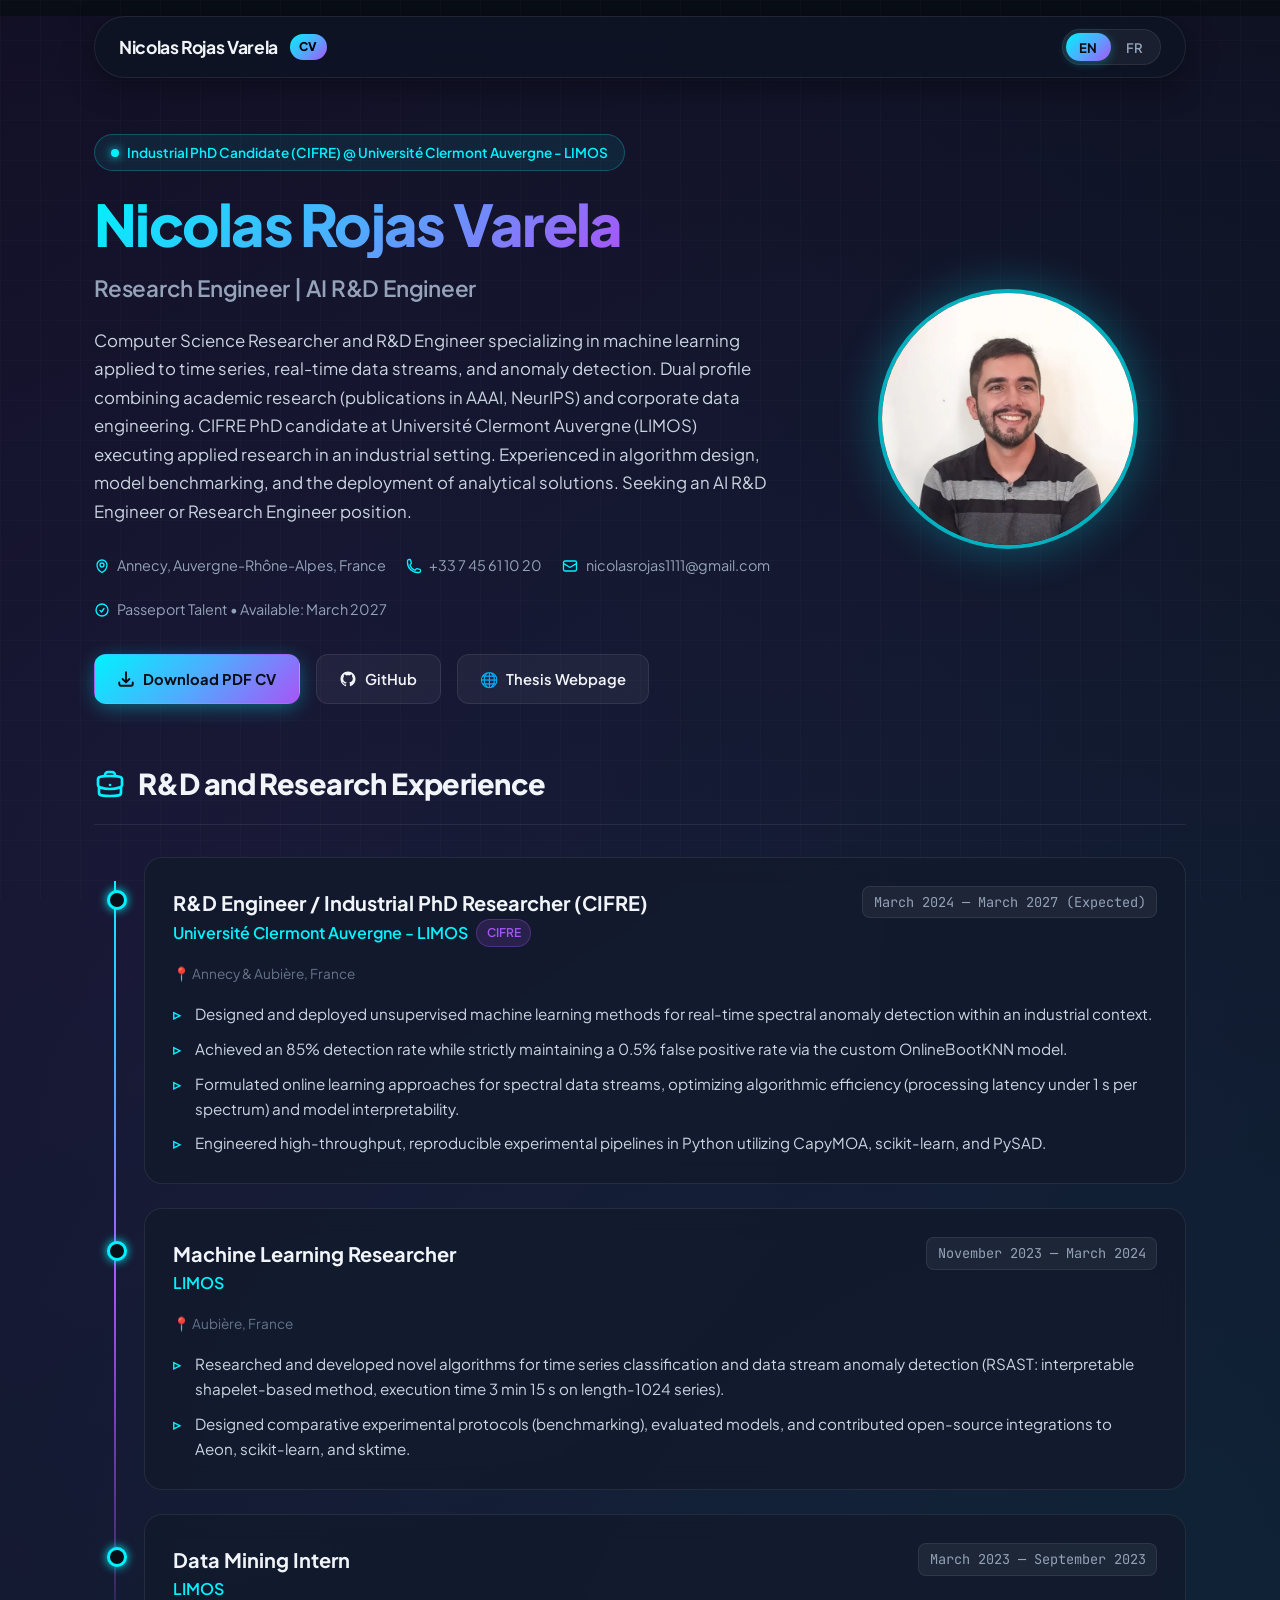
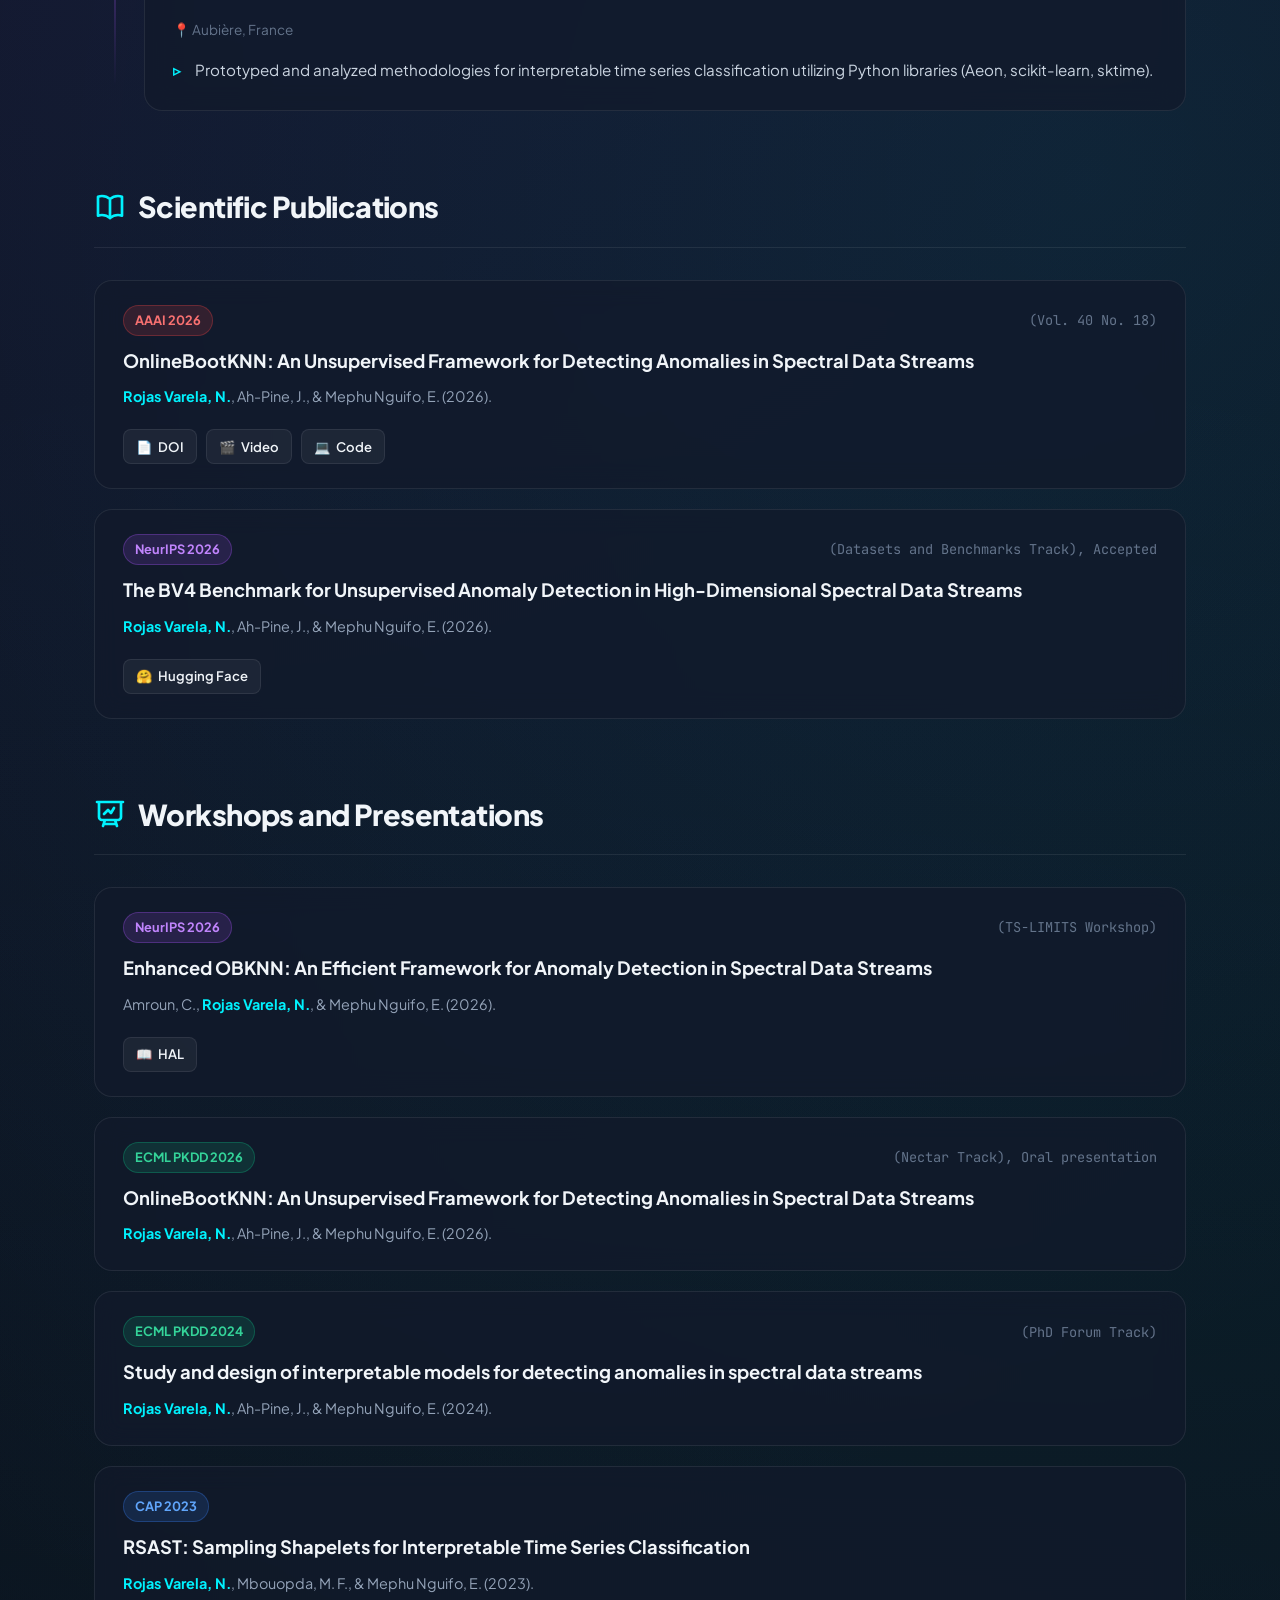
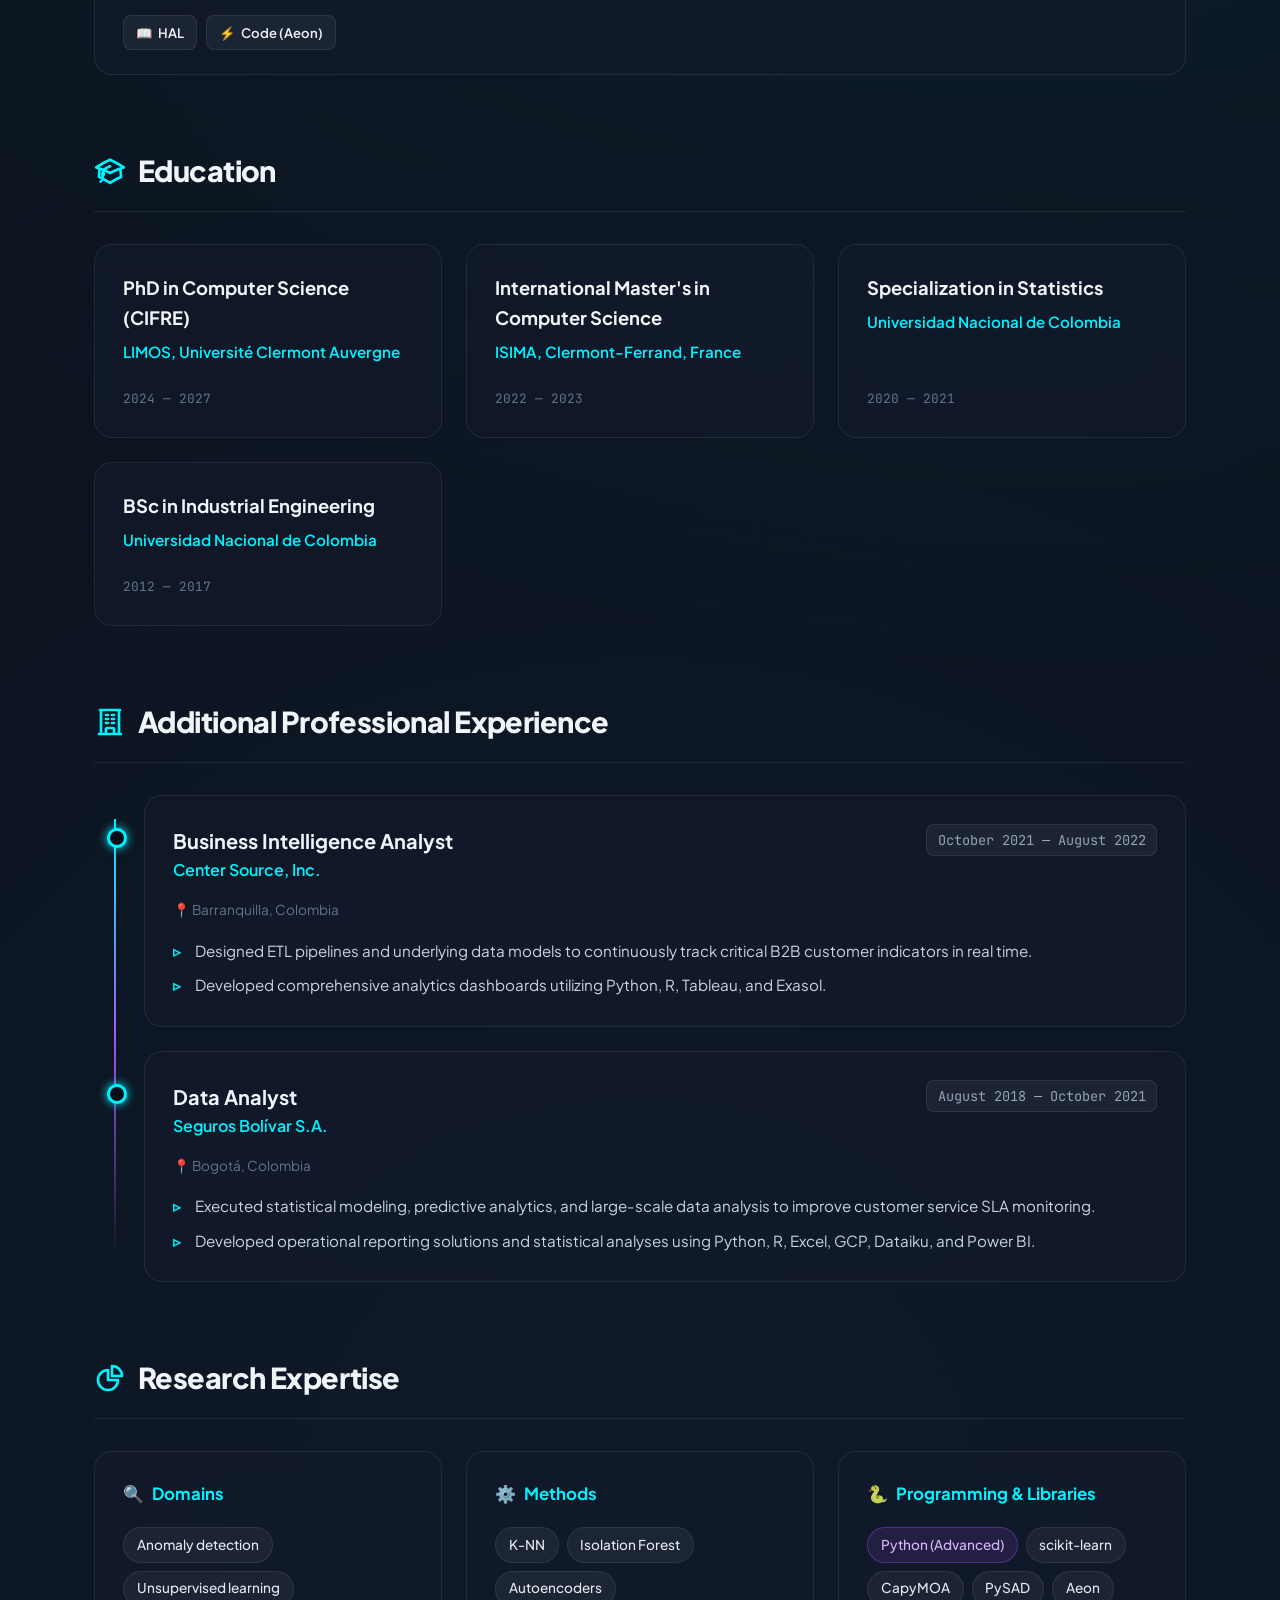
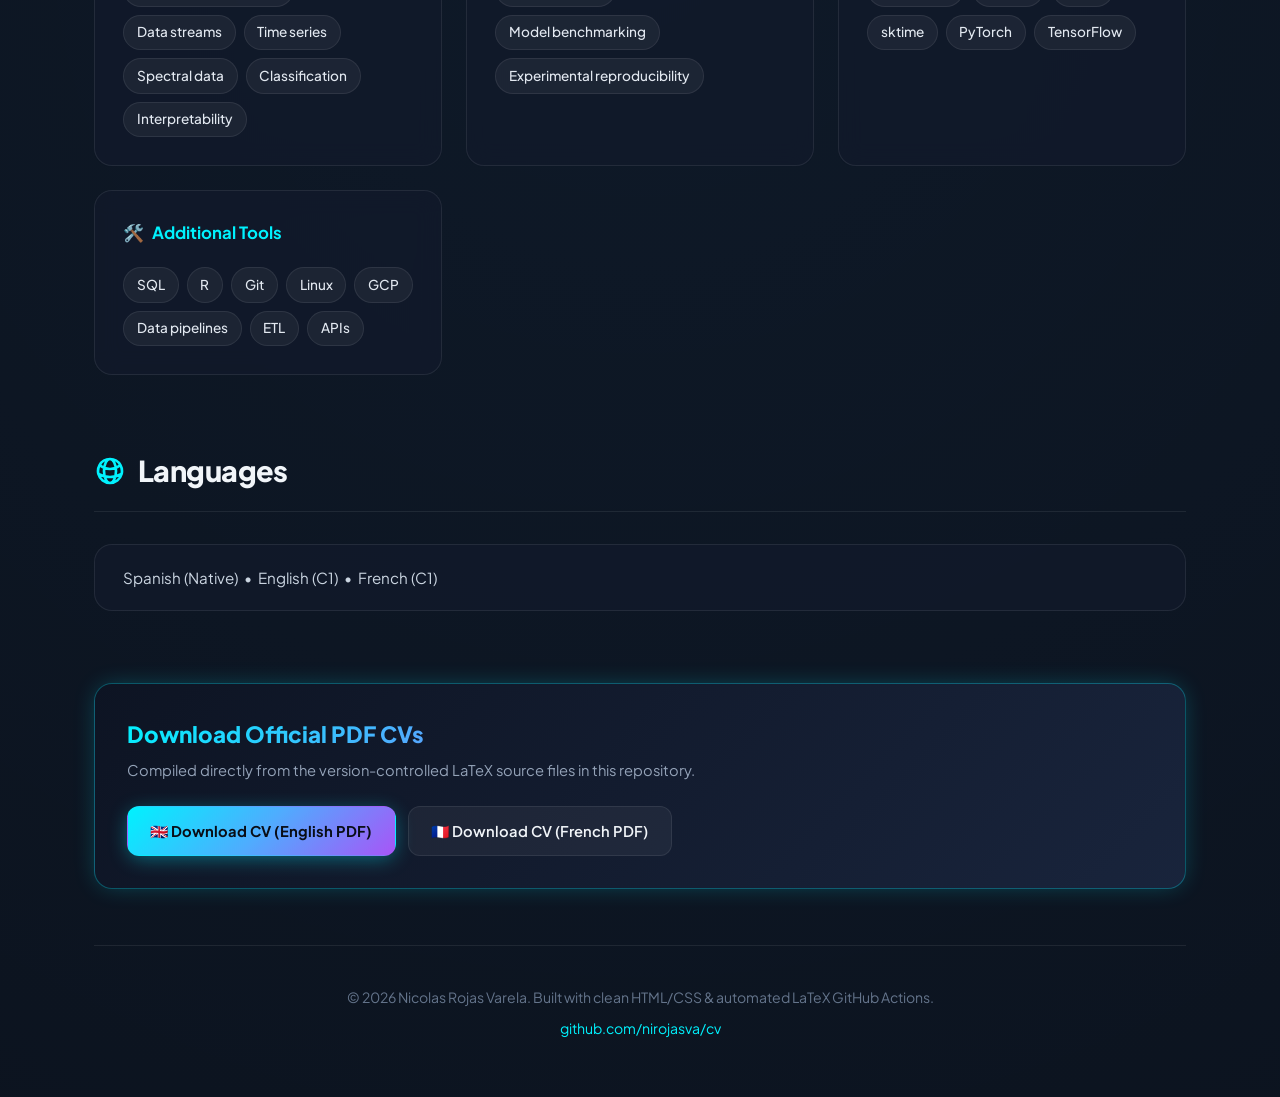
<file: index.html>
<!DOCTYPE html>
<html lang="en">
<head>
  <meta charset="UTF-8" />
  <meta name="viewport" content="width=device-width, initial-scale=1.0" />
  <title>Nicolas Rojas Varela | Research Engineer & AI R&D Engineer</title>
  <meta name="description" content="Personal CV and portfolio of Nicolas Rojas Varela. Research Engineer and AI R&D Engineer in Machine Learning, Anomaly Detection, Time Series & Data Streams at Université Clermont Auvergne - LIMOS." />
  <link rel="preconnect" href="https://fonts.googleapis.com" />
  <link rel="preconnect" href="https://fonts.gstatic.com" crossorigin />
  <link rel="stylesheet" href="style.css" />
</head>
<body>

  <div class="container">
    <!-- NAVIGATION BAR -->
    <header class="navbar">
      <a href="#" class="nav-brand">
        <span>Nicolas Rojas Varela</span>
        <span class="brand-badge" id="nav-track-badge">CV</span>
      </a>

      <div class="nav-controls">
        <!-- Language Toggle -->
        <div class="control-btn-group" title="Switch language">
          <button class="control-btn active" id="btn-lang-en" onclick="setLanguage('en')">EN</button>
          <button class="control-btn" id="btn-lang-fr" onclick="setLanguage('fr')">FR</button>
        </div>
      </div>
    </header>

    <!-- HERO SECTION -->
    <section class="hero">
      <div class="hero-content">
        <div class="hero-tag">
          <span class="pulse-dot"></span>
          <span id="hero-badge" 
                data-en="Industrial PhD Candidate (CIFRE) @ Université Clermont Auvergne - LIMOS" 
                data-fr="Doctorant CIFRE @ Université Clermont Auvergne - LIMOS">
            Industrial PhD Candidate (CIFRE) @ Université Clermont Auvergne - LIMOS
          </span>
        </div>

        <h1 class="hero-title">
          <span class="highlight">Nicolas Rojas Varela</span>
        </h1>

        <div class="hero-subtitle" id="hero-role"
             data-en="Research Engineer | AI R&D Engineer"
             data-fr="Ingénieur de Recherche | Ingénieur R&D en IA">
          Research Engineer | AI R&D Engineer
        </div>

        <p class="hero-bio" id="hero-bio"
           data-en="Computer Science Researcher and R&D Engineer specializing in machine learning applied to time series, real-time data streams, and anomaly detection. Dual profile combining academic research (publications in AAAI, NeurIPS) and corporate data engineering. CIFRE PhD candidate at Université Clermont Auvergne (LIMOS) executing applied research in an industrial setting. Experienced in algorithm design, model benchmarking, and the deployment of analytical solutions. Seeking an AI R&D Engineer or Research Engineer position."
           data-fr="Chercheur en informatique et ingénieur R&D spécialisé dans l'apprentissage automatique appliqué aux séries temporelles, aux flux de données en temps réel et à la détection d'anomalies. Double profil alliant recherche académique (publications à AAAI, NeurIPS) et ingénierie de données en entreprise. Doctorant CIFRE à l'Université Clermont Auvergne (LIMOS) menant des recherches appliquées dans un cadre industriel. Expérience dans la conception d'algorithmes, l'évaluation de modèles (benchmarking) et le déploiement de solutions analytiques. À la recherche d'un poste d'Ingénieur R&D en IA ou d'Ingénieur de Recherche.">
          Computer Science Researcher and R&D Engineer specializing in machine learning applied to time series, real-time data streams, and anomaly detection. Dual profile combining academic research (publications in AAAI, NeurIPS) and corporate data engineering. CIFRE PhD candidate at Université Clermont Auvergne (LIMOS) executing applied research in an industrial setting. Experienced in algorithm design, model benchmarking, and the deployment of analytical solutions. Seeking an AI R&D Engineer or Research Engineer position.
        </p>

        <div class="hero-meta">
          <div class="meta-item">
            <svg fill="none" viewBox="0 0 24 24" stroke-width="2" stroke="currentColor"><path stroke-linecap="round" stroke-linejoin="round" d="M15 10.5a3 3 0 11-6 0 3 3 0 016 0z"/><path stroke-linecap="round" stroke-linejoin="round" d="M19.5 10.5c0 7.142-7.5 11.25-7.5 11.25S4.5 17.642 4.5 10.5a7.5 7.5 0 1115 0z"/></svg>
            <span>Annecy, Auvergne-Rhône-Alpes, France</span>
          </div>
          <div class="meta-item">
            <svg fill="none" viewBox="0 0 24 24" stroke-width="2" stroke="currentColor"><path stroke-linecap="round" stroke-linejoin="round" d="M2.25 6.75c0 8.284 6.716 15 15 15h2.25a2.25 2.25 0 002.25-2.25v-1.372c0-.516-.351-.966-.852-1.091l-4.423-1.106c-.44-.11-.902.055-1.173.417l-.97 1.293c-.282.376-.769.542-1.21.38a12.035 12.035 0 01-7.143-7.143c-.162-.441.004-.928.38-1.21l1.293-.97c.363-.271.527-.734.417-1.173L6.963 3.102a1.125 1.125 0 00-1.091-.852H4.5A2.25 2.25 0 002.25 4.5v2.25z"/></svg>
            <span>+33 7 45 61 10 20</span>
          </div>
          <div class="meta-item">
            <svg fill="none" viewBox="0 0 24 24" stroke-width="2" stroke="currentColor"><path stroke-linecap="round" stroke-linejoin="round" d="M21.75 6.75v10.5a2.25 2.25 0 01-2.25 2.25h-15a2.25 2.25 0 01-2.25-2.25V6.75m19.5 0A2.25 2.25 0 0019.5 4.5h-15a2.25 2.25 0 00-2.25 2.25m19.5 0v.243a2.25 2.25 0 01-1.07 1.916l-7.5 4.615a2.25 2.25 0 01-2.36 0L3.32 8.91a2.25 2.25 0 01-1.07-1.916V6.75"/></svg>
            <a href="mailto:nicolasrojas1111@gmail.com" style="color: inherit; text-decoration: none;">nicolasrojas1111@gmail.com</a>
          </div>
          <div class="meta-item">
            <svg fill="none" viewBox="0 0 24 24" stroke-width="2" stroke="currentColor"><path stroke-linecap="round" stroke-linejoin="round" d="M9 12.75L11.25 15 15 9.75M21 12a9 9 0 11-18 0 9 9 0 0118 0z"/></svg>
            <span id="hero-auth" 
                  data-en="Passeport Talent • Available: March 2027" 
                  data-fr="Passeport Talent • Disponible : Mars 2027">
              Passeport Talent • Available: March 2027
            </span>
          </div>
        </div>

        <div class="hero-actions">
          <a href="#downloads" class="btn btn-primary">
            <svg width="18" height="18" fill="none" viewBox="0 0 24 24" stroke-width="2.5" stroke="currentColor"><path stroke-linecap="round" stroke-linejoin="round" d="M3 16.5v2.25A2.25 2.25 0 005.25 21h13.5A2.25 2.25 0 0021 18.75V16.5M16.5 12L12 16.5m0 0L7.5 12m4.5 4.5V3"/></svg>
            <span data-en="Download PDF CV" data-fr="Télécharger le CV PDF">Download PDF CV</span>
          </a>
          <a href="https://github.com/nirojasva" target="_blank" rel="noopener noreferrer" class="btn btn-secondary">
            <svg width="18" height="18" fill="currentColor" viewBox="0 0 24 24"><path fill-rule="evenodd" clip-rule="evenodd" d="M12 2C6.477 2 2 6.484 2 12.017c0 4.425 2.865 8.18 6.839 9.504.5.092.682-.217.682-.483 0-.237-.008-.868-.013-1.703-2.782.605-3.369-1.343-3.369-1.343-.454-1.158-1.11-1.466-1.11-1.466-.908-.62.069-.608.069-.608 1.003.07 1.53 1.032 1.53 1.032.892 1.53 2.341 1.088 2.91.832.092-.647.35-1.088.636-1.338-2.22-.253-4.555-1.113-4.555-4.951 0-1.093.39-1.988 1.029-2.688-.103-.253-.446-1.272.098-2.65 0 0 .84-.27 2.75 1.026A9.564 9.564 0 0112 6.844c.85.004 1.705.115 2.504.337 1.909-1.296 2.747-1.027 2.747-1.027.546 1.379.202 2.398.1 2.651.64.7 1.028 1.595 1.028 2.688 0 3.848-2.339 4.695-4.566 4.943.359.309.678.92.678 1.855 0 1.338-.012 2.419-.012 2.747 0 .268.18.58.688.482A10.019 10.019 0 0022 12.017C22 6.484 17.522 2 12 2z"/></svg>
            <span>GitHub</span>
          </a>
          <a href="https://spectral-anomaly-detector.limos.fr/index_en.html" target="_blank" rel="noopener noreferrer" class="btn btn-secondary">
            <span>🌐</span>
            <span data-en="Thesis Webpage" data-fr="Page Web de la Thèse">Thesis Webpage</span>
          </a>
        </div>
      </div>

      <div class="hero-avatar-wrapper">
        <img src="profile.jpg?v=2" alt="Nicolas Rojas Varela" class="hero-avatar" />
      </div>
    </section>

    <!-- R&D AND RESEARCH EXPERIENCE -->
    <section class="section" id="research-experience">
      <div class="section-header">
        <h2 class="section-title">
          <svg class="section-icon" fill="none" viewBox="0 0 24 24" stroke-width="2" stroke="currentColor"><path stroke-linecap="round" stroke-linejoin="round" d="M20.25 14.15v4.25c0 1.094-.787 2.036-1.872 2.18-2.087.277-4.216.42-6.378.42s-4.291-.143-6.378-.42c-1.085-.144-1.872-1.086-1.872-2.18v-4.25m16.5 0a2.18 2.18 0 00.75-1.661V8.706c0-1.081-.768-2.015-1.837-2.175a48.114 48.114 0 00-3.413-.387m4.5 8.006c-.194.165-.42.295-.673.38A23.978 23.978 0 0112 15.75c-2.648 0-5.195-.429-7.577-1.22a2.016 2.016 0 01-.673-.38m0 0A2.18 2.18 0 013 12.489V8.706c0-1.081.768-2.015 1.837-2.175a48.111 48.111 0 013.413-.387m7.5 0V5.25A2.25 2.25 0 0013.5 3h-3a2.25 2.25 0 00-2.25 2.25v.894m7.5 0a48.667 48.667 0 00-7.5 0M12 12.75h.008v.008H12v-.008z"/></svg>
          <span data-en="R&D and Research Experience" data-fr="Expérience en R&D et Recherche">R&D and Research Experience</span>
        </h2>
      </div>

      <div class="timeline">
        <!-- CIFRE PhD -->
        <div class="timeline-item">
          <div class="timeline-header">
            <div>
              <div class="timeline-role" 
                   data-en="R&D Engineer / Industrial PhD Researcher (CIFRE)" 
                   data-fr="Ingénieur R&D / Doctorant Industriel (CIFRE)">
                R&D Engineer / Industrial PhD Researcher (CIFRE)
              </div>
              <div class="timeline-company">
                <span data-en="Université Clermont Auvergne - LIMOS" data-fr="Université Clermont Auvergne - LIMOS">Université Clermont Auvergne - LIMOS</span>
                <span class="timeline-badge">CIFRE</span>
              </div>
            </div>
            <div class="timeline-date" data-en="March 2024 — March 2027 (Expected)" data-fr="Mars 2024 — Mars 2027 (Prévu)">March 2024 — March 2027 (Expected)</div>
          </div>
          <div class="timeline-location" data-en="📍 Annecy & Aubière, France" data-fr="📍 Annecy & Aubière, France">📍 Annecy & Aubière, France</div>
          <div class="timeline-body">
            <ul>
              <li data-en="Designed and deployed unsupervised machine learning methods for real-time spectral anomaly detection within an industrial context."
                  data-fr="Conception et déploiement de méthodes d'apprentissage automatique non supervisé pour la détection d'anomalies spectrales en temps réel dans un contexte industriel.">
                Designed and deployed unsupervised machine learning methods for real-time spectral anomaly detection within an industrial context.
              </li>
              <li data-en="Achieved an 85% detection rate while strictly maintaining a 0.5% false positive rate via the custom OnlineBootKNN model."
                  data-fr="Atteinte d'un taux de détection de 85 % avec le modèle sur mesure OnlineBootKNN, tout en maintenant strictement un taux de faux positifs à 0,5 %.">
                Achieved an 85% detection rate while strictly maintaining a 0.5% false positive rate via the custom OnlineBootKNN model.
              </li>
              <li data-en="Formulated online learning approaches for spectral data streams, optimizing algorithmic efficiency (processing latency under 1 s per spectrum) and model interpretability."
                  data-fr="Formulation d'approches d'apprentissage en ligne pour les flux de données spectrales, avec optimisation de l'efficacité algorithmique (latence de traitement inférieure à 1 s par spectre) et de l'interprétabilité des modèles.">
                Formulated online learning approaches for spectral data streams, optimizing algorithmic efficiency (processing latency under 1 s per spectrum) and model interpretability.
              </li>
              <li data-en="Engineered high-throughput, reproducible experimental pipelines in Python utilizing CapyMOA, scikit-learn, and PySAD."
                  data-fr="Création de pipelines expérimentaux reproductibles et à haut débit en Python avec CapyMOA, scikit-learn et PySAD.">
                Engineered high-throughput, reproducible experimental pipelines in Python utilizing CapyMOA, scikit-learn, and PySAD.
              </li>
            </ul>
          </div>
        </div>

        <!-- ML Researcher LIMOS -->
        <div class="timeline-item">
          <div class="timeline-header">
            <div>
              <div class="timeline-role" 
                   data-en="Machine Learning Researcher" 
                   data-fr="Chercheur en Machine Learning">
                Machine Learning Researcher
              </div>
              <div class="timeline-company">LIMOS</div>
            </div>
            <div class="timeline-date" data-en="November 2023 — March 2024" data-fr="Novembre 2023 — Mars 2024">November 2023 — March 2024</div>
          </div>
          <div class="timeline-location">📍 Aubière, France</div>
          <div class="timeline-body">
            <ul>
              <li data-en="Researched and developed novel algorithms for time series classification and data stream anomaly detection (RSAST: interpretable shapelet-based method, execution time 3 min 15 s on length-1024 series)."
                  data-fr="Recherche et développement de nouveaux algorithmes pour la classification de séries temporelles et la détection d'anomalies dans les flux de données (RSAST : méthode interprétable basée sur les shapelets, temps d'exécution de 3 min 15 s pour des séries de longueur 1024).">
                Researched and developed novel algorithms for time series classification and data stream anomaly detection (RSAST: interpretable shapelet-based method, execution time 3 min 15 s on length-1024 series).
              </li>
              <li data-en="Designed comparative experimental protocols (benchmarking), evaluated models, and contributed open-source integrations to Aeon, scikit-learn, and sktime."
                  data-fr="Conception de protocoles expérimentaux comparatifs (benchmarking), évaluation de modèles et intégrations open-source pour Aeon, scikit-learn et sktime.">
                Designed comparative experimental protocols (benchmarking), evaluated models, and contributed open-source integrations to Aeon, scikit-learn, and sktime.
              </li>
            </ul>
          </div>
        </div>

        <!-- Data Mining Intern -->
        <div class="timeline-item">
          <div class="timeline-header">
            <div>
              <div class="timeline-role" 
                   data-en="Data Mining Intern" 
                   data-fr="Stagiaire en Data Mining">
                Data Mining Intern
              </div>
              <div class="timeline-company">LIMOS</div>
            </div>
            <div class="timeline-date" data-en="March 2023 — September 2023" data-fr="Mars 2023 — Septembre 2023">March 2023 — September 2023</div>
          </div>
          <div class="timeline-location">📍 Aubière, France</div>
          <div class="timeline-body">
            <ul>
              <li data-en="Prototyped and analyzed methodologies for interpretable time series classification utilizing Python libraries (Aeon, scikit-learn, sktime)."
                  data-fr="Prototypage et analyse de méthodologies pour la classification interprétable de séries temporelles à l'aide de bibliothèques Python (Aeon, scikit-learn, sktime).">
                Prototyped and analyzed methodologies for interpretable time series classification utilizing Python libraries (Aeon, scikit-learn, sktime).
              </li>
            </ul>
          </div>
        </div>
      </div>
    </section>

    <!-- SCIENTIFIC PUBLICATIONS -->
    <section class="section" id="publications">
      <div class="section-header">
        <h2 class="section-title">
          <svg class="section-icon" fill="none" viewBox="0 0 24 24" stroke-width="2" stroke="currentColor"><path stroke-linecap="round" stroke-linejoin="round" d="M12 6.042A8.967 8.967 0 006 3.75c-1.052 0-2.062.18-3 .512v14.25A8.987 8.987 0 016 18c2.305 0 4.408.867 6 2.292m0-14.25a8.966 8.966 0 016-2.292c1.052 0 2.062.18 3 .512v14.25A8.987 8.987 0 0018 18a8.967 8.967 0 00-6 2.292m0-14.25v14.25"/></svg>
          <span data-en="Scientific Publications" data-fr="Publications Scientifiques">Scientific Publications</span>
        </h2>
      </div>

      <div class="pub-grid">
        <!-- AAAI 2026 -->
        <div class="pub-card">
          <div class="pub-top">
            <span class="pub-venue-badge badge-aaai">AAAI 2026</span>
            <span class="pub-year">(Vol. 40 No. 18)</span>
          </div>
          <div class="pub-title">
            OnlineBootKNN: An Unsupervised Framework for Detecting Anomalies in Spectral Data Streams
          </div>
          <div class="pub-authors">
            <strong>Rojas Varela, N.</strong>, Ah-Pine, J., & Mephu Nguifo, E. (2026).
          </div>
          <div class="pub-links">
            <a href="https://doi.org/10.1609/aaai.v40i18.38611" target="_blank" rel="noopener noreferrer" class="pub-link-btn">
              <span>📄</span> <span data-en="DOI" data-fr="DOI">DOI</span>
            </a>
            <a href="https://underline.io/lecture/141774-onlinebootknn-an-unsupervised-framework-for-detecting-anomalies-in-spectral-data-streams" target="_blank" rel="noopener noreferrer" class="pub-link-btn">
              <span>🎬</span> <span data-en="Video" data-fr="Vidéo">Video</span>
            </a>
            <a href="https://github.com/nirojasva/spectral-benchmark" target="_blank" rel="noopener noreferrer" class="pub-link-btn">
              <span>💻</span> <span data-en="Code" data-fr="Code">Code</span>
            </a>
          </div>
        </div>

        <!-- NeurIPS 2026 Datasets -->
        <div class="pub-card">
          <div class="pub-top">
            <span class="pub-venue-badge badge-neurips">NeurIPS 2026</span>
            <span class="pub-year" data-en="(Datasets and Benchmarks Track), Accepted" data-fr="(Datasets and Benchmarks Track), Accepté">(Datasets and Benchmarks Track), Accepted</span>
          </div>
          <div class="pub-title">
            The BV4 Benchmark for Unsupervised Anomaly Detection in High-Dimensional Spectral Data Streams
          </div>
          <div class="pub-authors">
            <strong>Rojas Varela, N.</strong>, Ah-Pine, J., & Mephu Nguifo, E. (2026).
          </div>
          <div class="pub-links">
            <a href="https://huggingface.co/datasets/nirojasva/spectral-benchmark-bv4" target="_blank" rel="noopener noreferrer" class="pub-link-btn">
              <span>🤗</span> Hugging Face
            </a>
          </div>
        </div>
      </div>
    </section>

    <!-- WORKSHOPS & PRESENTATIONS -->
    <section class="section" id="workshops">
      <div class="section-header">
        <h2 class="section-title">
          <svg class="section-icon" fill="none" viewBox="0 0 24 24" stroke-width="2" stroke="currentColor"><path stroke-linecap="round" stroke-linejoin="round" d="M3.75 3v11.25A2.25 2.25 0 006 16.5h2.25M3.75 3h-1.5m1.5 0h16.5m0 0h1.5m-1.5 0v11.25A2.25 2.25 0 0118 16.5h-2.25m-7.5 0h7.5m-7.5 0l-1 3m8.5-3l1 3m0 0l.5 1.5m-.5-1.5h-9.5m0 0l-.5 1.5m.75-9l3-3 2.25 2.25L15 7.5"/></svg>
          <span data-en="Workshops and Presentations" data-fr="Ateliers et Présentations">Workshops and Presentations</span>
        </h2>
      </div>

      <div class="pub-grid">
        <!-- NeurIPS 2026 TS-LIMITS Workshop -->
        <div class="pub-card">
          <div class="pub-top">
            <span class="pub-venue-badge badge-neurips">NeurIPS 2026</span>
            <span class="pub-year">(TS-LIMITS Workshop)</span>
          </div>
          <div class="pub-title">
            Enhanced OBKNN: An Efficient Framework for Anomaly Detection in Spectral Data Streams
          </div>
          <div class="pub-authors">
            Amroun, C., <strong>Rojas Varela, N.</strong>, & Mephu Nguifo, E. (2026).
          </div>
          <div class="pub-links">
            <a href="https://hal.science/hal-05803665/" target="_blank" rel="noopener noreferrer" class="pub-link-btn">
              <span>📖</span> <span data-en="HAL" data-fr="HAL">HAL</span>
            </a>
          </div>
        </div>

        <!-- ECML PKDD 2026 Nectar Track -->
        <div class="pub-card">
          <div class="pub-top">
            <span class="pub-venue-badge badge-ecml">ECML PKDD 2026</span>
            <span class="pub-year" data-en="(Nectar Track), Oral presentation" data-fr="(Nectar Track), Présentation orale">(Nectar Track), Oral presentation</span>
          </div>
          <div class="pub-title">
            OnlineBootKNN: An Unsupervised Framework for Detecting Anomalies in Spectral Data Streams
          </div>
          <div class="pub-authors">
            <strong>Rojas Varela, N.</strong>, Ah-Pine, J., & Mephu Nguifo, E. (2026).
          </div>
        </div>

        <!-- ECML PKDD 2024 PhD Forum Track -->
        <div class="pub-card">
          <div class="pub-top">
            <span class="pub-venue-badge badge-ecml">ECML PKDD 2024</span>
            <span class="pub-year">(PhD Forum Track)</span>
          </div>
          <div class="pub-title">
            Study and design of interpretable models for detecting anomalies in spectral data streams
          </div>
          <div class="pub-authors">
            <strong>Rojas Varela, N.</strong>, Ah-Pine, J., & Mephu Nguifo, E. (2024).
          </div>
        </div>

        <!-- CAP 2023 -->
        <div class="pub-card">
          <div class="pub-top">
            <span class="pub-venue-badge badge-cap">CAP 2023</span>
          </div>
          <div class="pub-title">
            RSAST: Sampling Shapelets for Interpretable Time Series Classification
          </div>
          <div class="pub-authors">
            <strong>Rojas Varela, N.</strong>, Mbouopda, M. F., & Mephu Nguifo, E. (2023).
          </div>
          <div class="pub-links">
            <a href="https://hal.science/hal-04311309/" target="_blank" rel="noopener noreferrer" class="pub-link-btn">
              <span>📖</span> <span data-en="HAL" data-fr="HAL">HAL</span>
            </a>
            <a href="https://www.aeon-toolkit.org/en/v1.1.0/api_reference/auto_generated/aeon.transformations.collection.shapelet_based.RSAST.html" target="_blank" rel="noopener noreferrer" class="pub-link-btn">
              <span>⚡</span> <span data-en="Code (Aeon)" data-fr="Code (Aeon)">Code (Aeon)</span>
            </a>
          </div>
        </div>
      </div>
    </section>

    <!-- EDUCATION -->
    <section class="section" id="education">
      <div class="section-header">
        <h2 class="section-title">
          <svg class="section-icon" fill="none" viewBox="0 0 24 24" stroke-width="2" stroke="currentColor"><path stroke-linecap="round" stroke-linejoin="round" d="M4.26 10.147a60.436 60.436 0 00-.491 6.347A48.627 48.627 0 0112 20.904a48.627 48.627 0 018.232-4.41 60.46 60.46 0 00-.491-6.347m-15.482 0a50.57 50.57 0 00-2.658-.813A59.905 59.905 0 0112 3.493a59.902 59.902 0 0110.399 5.84c-.896.248-1.783.52-2.658.814m-15.482 0A50.697 50.697 0 0112 13.489a50.702 50.702 0 017.74-3.342M6.75 15a.75.75 0 100-1.5.75.75 0 000 1.5zm0 0v-3.675A55.378 55.378 0 0112 8.443m-7.007 11.55A5.981 5.981 0 006.75 15.75v-1.5"/></svg>
          <span data-en="Education" data-fr="Formation">Education</span>
        </h2>
      </div>

      <div class="edu-grid">
        <div class="edu-card">
          <div>
            <div class="edu-degree" data-en="PhD in Computer Science (CIFRE)" data-fr="Doctorat en Informatique (CIFRE)">PhD in Computer Science (CIFRE)</div>
            <div class="edu-school" data-en="LIMOS, Université Clermont Auvergne" data-fr="LIMOS, Université Clermont Auvergne">LIMOS, Université Clermont Auvergne</div>
          </div>
          <div class="edu-year">2024 — 2027</div>
        </div>

        <div class="edu-card">
          <div>
            <div class="edu-degree" data-en="International Master's in Computer Science" data-fr="Master International en Informatique">International Master's in Computer Science</div>
            <div class="edu-school" data-en="ISIMA, Clermont-Ferrand, France" data-fr="ISIMA, Clermont-Ferrand, France">ISIMA, Clermont-Ferrand, France</div>
          </div>
          <div class="edu-year">2022 — 2023</div>
        </div>

        <div class="edu-card">
          <div>
            <div class="edu-degree" data-en="Specialization in Statistics" data-fr="Spécialisation en Statistiques">Specialization in Statistics</div>
            <div class="edu-school">Universidad Nacional de Colombia</div>
          </div>
          <div class="edu-year">2020 — 2021</div>
        </div>

        <div class="edu-card">
          <div>
            <div class="edu-degree" data-en="BSc in Industrial Engineering" data-fr="Diplôme d'Ingénieur en Génie Industriel">BSc in Industrial Engineering</div>
            <div class="edu-school">Universidad Nacional de Colombia</div>
          </div>
          <div class="edu-year">2012 — 2017</div>
        </div>
      </div>
    </section>

    <!-- ADDITIONAL PROFESSIONAL EXPERIENCE -->
    <section class="section" id="additional-experience">
      <div class="section-header">
        <h2 class="section-title">
          <svg class="section-icon" fill="none" viewBox="0 0 24 24" stroke-width="2" stroke="currentColor"><path stroke-linecap="round" stroke-linejoin="round" d="M3.75 21h16.5M4.5 3h15M5.25 3v18m13.5-18v18M9 6.75h1.5m-1.5 3h1.5m-1.5 3h1.5m3-6H15m-1.5 3H15m-1.5 3H15M9 21v-3.375c0-.621.504-1.125 1.125-1.125h3.75c.621 0 1.125.504 1.125 1.125V21"/></svg>
          <span data-en="Additional Professional Experience" data-fr="Expérience Professionnelle Supplémentaire">Additional Professional Experience</span>
        </h2>
      </div>

      <div class="timeline">
        <!-- BI Analyst -->
        <div class="timeline-item">
          <div class="timeline-header">
            <div>
              <div class="timeline-role" 
                   data-en="Business Intelligence Analyst" 
                   data-fr="Analyste Business Intelligence">
                Business Intelligence Analyst
              </div>
              <div class="timeline-company">Center Source, Inc.</div>
            </div>
            <div class="timeline-date" data-en="October 2021 — August 2022" data-fr="Octobre 2021 — Août 2022">October 2021 — August 2022</div>
          </div>
          <div class="timeline-location" data-en="📍 Barranquilla, Colombia" data-fr="📍 Barranquilla, Colombie">📍 Barranquilla, Colombia</div>
          <div class="timeline-body">
            <ul>
              <li data-en="Designed ETL pipelines and underlying data models to continuously track critical B2B customer indicators in real time."
                  data-fr="Conception de pipelines ETL et de modèles de données sous-jacents pour suivre en continu les indicateurs clients B2B en temps réel.">
                Designed ETL pipelines and underlying data models to continuously track critical B2B customer indicators in real time.
              </li>
              <li data-en="Developed comprehensive analytics dashboards utilizing Python, R, Tableau, and Exasol."
                  data-fr="Développement de tableaux de bord analytiques complets avec Python, R, Tableau et Exasol.">
                Developed comprehensive analytics dashboards utilizing Python, R, Tableau, and Exasol.
              </li>
            </ul>
          </div>
        </div>

        <!-- Data Analyst Seguros Bolivar -->
        <div class="timeline-item">
          <div class="timeline-header">
            <div>
              <div class="timeline-role" 
                   data-en="Data Analyst" 
                   data-fr="Data Analyst">
                Data Analyst
              </div>
              <div class="timeline-company">Seguros Bolívar S.A.</div>
            </div>
            <div class="timeline-date" data-en="August 2018 — October 2021" data-fr="Août 2018 — Octobre 2021">August 2018 — October 2021</div>
          </div>
          <div class="timeline-location" data-en="📍 Bogotá, Colombia" data-fr="📍 Bogotá, Colombie">📍 Bogotá, Colombia</div>
          <div class="timeline-body">
            <ul>
              <li data-en="Executed statistical modeling, predictive analytics, and large-scale data analysis to improve customer service SLA monitoring."
                  data-fr="Exécution de modèles statistiques, d'analyses prédictives et d'analyses de données à grande échelle pour améliorer le suivi des SLA du service client.">
                Executed statistical modeling, predictive analytics, and large-scale data analysis to improve customer service SLA monitoring.
              </li>
              <li data-en="Developed operational reporting solutions and statistical analyses using Python, R, Excel, GCP, Dataiku, and Power BI."
                  data-fr="Développement de solutions de reporting opérationnel et d'analyses statistiques utilisant Python, R, Excel, GCP, Dataiku et Power BI.">
                Developed operational reporting solutions and statistical analyses using Python, R, Excel, GCP, Dataiku, and Power BI.
              </li>
            </ul>
          </div>
        </div>
      </div>
    </section>

    <!-- RESEARCH EXPERTISE / SKILLS -->
    <section class="section" id="skills">
      <div class="section-header">
        <h2 class="section-title">
          <svg class="section-icon" fill="none" viewBox="0 0 24 24" stroke-width="2" stroke="currentColor"><path stroke-linecap="round" stroke-linejoin="round" d="M10.5 6a7.5 7.5 0 107.5 7.5h-7.5V6z"/><path stroke-linecap="round" stroke-linejoin="round" d="M13.5 10.5H21A7.5 7.5 0 0013.5 3v7.5z"/></svg>
          <span data-en="Research Expertise" data-fr="Expertise de Recherche">Research Expertise</span>
        </h2>
      </div>

      <div class="skills-grid">
        <div class="skill-category">
          <div class="skill-category-title">
            <span>🔍</span>
            <span data-en="Domains" data-fr="Domaines">Domains</span>
          </div>
          <div class="skill-chips">
            <span class="skill-chip" data-en="Anomaly detection" data-fr="Détection d'anomalies">Anomaly detection</span>
            <span class="skill-chip" data-en="Unsupervised learning" data-fr="Apprentissage non supervisé">Unsupervised learning</span>
            <span class="skill-chip" data-en="Data streams" data-fr="Flux de données">Data streams</span>
            <span class="skill-chip" data-en="Time series" data-fr="Séries temporelles">Time series</span>
            <span class="skill-chip" data-en="Spectral data" data-fr="Données spectrales">Spectral data</span>
            <span class="skill-chip" data-en="Classification" data-fr="Classification">Classification</span>
            <span class="skill-chip" data-en="Interpretability" data-fr="Interprétabilité">Interpretability</span>
          </div>
        </div>

        <div class="skill-category">
          <div class="skill-category-title">
            <span>⚙️</span>
            <span data-en="Methods" data-fr="Méthodes">Methods</span>
          </div>
          <div class="skill-chips">
            <span class="skill-chip" data-en="K-NN" data-fr="K-NN">K-NN</span>
            <span class="skill-chip" data-en="Isolation Forest" data-fr="Isolation Forest">Isolation Forest</span>
            <span class="skill-chip" data-en="Autoencoders" data-fr="Auto-encodeurs">Autoencoders</span>
            <span class="skill-chip" data-en="Model benchmarking" data-fr="Évaluation de modèles (benchmarking)">Model benchmarking</span>
            <span class="skill-chip" data-en="Experimental reproducibility" data-fr="Reproductibilité expérimentale">Experimental reproducibility</span>
          </div>
        </div>

        <div class="skill-category">
          <div class="skill-category-title">
            <span>🐍</span>
            <span data-en="Programming & Libraries" data-fr="Programmation & Bibliothèques">Programming & Libraries</span>
          </div>
          <div class="skill-chips">
            <span class="skill-chip featured" data-en="Python (Advanced)" data-fr="Python (Avancé)">Python (Advanced)</span>
            <span class="skill-chip" data-en="scikit-learn" data-fr="scikit-learn">scikit-learn</span>
            <span class="skill-chip" data-en="CapyMOA" data-fr="CapyMOA">CapyMOA</span>
            <span class="skill-chip" data-en="PySAD" data-fr="PySAD">PySAD</span>
            <span class="skill-chip" data-en="Aeon" data-fr="Aeon">Aeon</span>
            <span class="skill-chip" data-en="sktime" data-fr="sktime">sktime</span>
            <span class="skill-chip" data-en="PyTorch" data-fr="PyTorch">PyTorch</span>
            <span class="skill-chip" data-en="TensorFlow" data-fr="TensorFlow">TensorFlow</span>
          </div>
        </div>

        <div class="skill-category">
          <div class="skill-category-title">
            <span>🛠️</span>
            <span data-en="Additional Tools" data-fr="Outils Supplémentaires">Additional Tools</span>
          </div>
          <div class="skill-chips">
            <span class="skill-chip" data-en="SQL" data-fr="SQL">SQL</span>
            <span class="skill-chip" data-en="R" data-fr="R">R</span>
            <span class="skill-chip" data-en="Git" data-fr="Git">Git</span>
            <span class="skill-chip" data-en="Linux" data-fr="Linux">Linux</span>
            <span class="skill-chip" data-en="GCP" data-fr="GCP">GCP</span>
            <span class="skill-chip" data-en="Data pipelines" data-fr="Pipelines de données">Data pipelines</span>
            <span class="skill-chip" data-en="ETL" data-fr="ETL">ETL</span>
            <span class="skill-chip" data-en="APIs" data-fr="APIs">APIs</span>
          </div>
        </div>
      </div>
    </section>

    <!-- LANGUAGES -->
    <section class="section" id="languages">
      <div class="section-header">
        <h2 class="section-title">
          <svg class="section-icon" fill="none" viewBox="0 0 24 24" stroke-width="2" stroke="currentColor"><path stroke-linecap="round" stroke-linejoin="round" d="M12 21a9.004 9.004 0 008.716-6.747M12 21a9.004 9.004 0 01-8.716-6.747M12 21c2.485 0 4.5-4.03 4.5-9S14.485 3 12 3m0 18c-2.485 0-4.5-4.03-4.5-9S9.515 3 12 3m0 0a8.997 8.997 0 017.843 4.582M12 3a8.997 8.997 0 00-7.843 4.582m15.686 0A11.953 11.953 0 0112 10.5c-2.998 0-5.74-1.1-7.843-2.918m15.686 0A8.959 8.959 0 0121 12c0 .778-.099 1.533-.284 2.253m0 0A17.919 17.919 0 0112 16.5c-3.162 0-6.133-.815-8.716-2.247m0 0A9.015 9.015 0 013 12c0-1.605.42-3.113 1.157-4.418"/></svg>
          <span data-en="Languages" data-fr="Langues">Languages</span>
        </h2>
      </div>

      <div style="background: var(--bg-card); border: 1px solid var(--border); border-radius: var(--radius-lg); padding: 1.25rem 1.75rem; color: #cbd5e1; font-size: 0.95rem;">
        <span data-en="Spanish (Native) &nbsp;•&nbsp; English (C1) &nbsp;•&nbsp; French (C1)"
              data-fr="Espagnol (Maternelle) &nbsp;•&nbsp; Anglais (C1) &nbsp;•&nbsp; Français (C1)">
          Spanish (Native) &nbsp;•&nbsp; English (C1) &nbsp;•&nbsp; French (C1)
        </span>
      </div>
    </section>

    <!-- DOWNLOADS BAR -->
    <div class="download-bar" id="downloads">
      <div class="download-text">
        <h3 data-en="Download Official PDF CVs" data-fr="Télécharger les CVs PDF Officiels">Download Official PDF CVs</h3>
        <p data-en="Compiled directly from the version-controlled LaTeX source files in this repository." 
           data-fr="Compilés directement à partir des sources LaTeX sous contrôle de version dans ce dépôt.">
          Compiled directly from the version-controlled LaTeX source files in this repository.
        </p>
      </div>

      <div class="download-actions">
        <!-- English CV -->
        <a href="cv_en_research.pdf" class="btn btn-primary" download title="English CV - AI R&D Engineer">
          <span data-en="🇬🇧 Download CV (English PDF)" data-fr="🇬🇧 Télécharger le CV (PDF Anglais)">🇬🇧 Download CV (English PDF)</span>
        </a>
        <!-- French CV -->
        <a href="cv_fr_research.pdf" class="btn btn-secondary" download title="French CV - Ingénieur R&D en IA">
          <span data-en="🇫🇷 Download CV (French PDF)" data-fr="🇫🇷 Télécharger le CV (PDF Français)">🇫🇷 Télécharger le CV (French PDF)</span>
        </a>
      </div>
    </div>

    <!-- FOOTER -->
    <footer>
      <p>© 2026 Nicolas Rojas Varela. <span data-en="Built with clean HTML/CSS & automated LaTeX GitHub Actions." data-fr="Conçu avec du HTML/CSS moderne et des GitHub Actions LaTeX.">Built with clean HTML/CSS & automated LaTeX GitHub Actions.</span></p>
      <p style="margin-top: 0.5rem;">
        <a href="https://github.com/nirojasva/cv" target="_blank" rel="noopener noreferrer">github.com/nirojasva/cv</a>
      </p>
    </footer>
  </div>

  <!-- CLIENT-SIDE SCRIPT FOR INTERACTIVITY -->
  <script>
    let currentLang = localStorage.getItem('cv_lang') || 'en';

    function setLanguage(lang) {
      currentLang = lang;
      localStorage.setItem('cv_lang', lang);

      // Toggle button states
      const btnEn = document.getElementById('btn-lang-en');
      const btnFr = document.getElementById('btn-lang-fr');
      if (btnEn) btnEn.classList.toggle('active', lang === 'en');
      if (btnFr) btnFr.classList.toggle('active', lang === 'fr');

      // Update all elements with data-en / data-fr
      document.querySelectorAll('[data-en]').forEach(el => {
        const text = el.getAttribute(`data-${lang}`);
        if (text) {
          el.innerHTML = text;
        }
      });

      // Update placeholders
      document.querySelectorAll('[data-en-placeholder]').forEach(el => {
        const ph = el.getAttribute(`data-${lang}-placeholder`);
        if (ph) {
          el.setAttribute('placeholder', ph);
        }
      });

      // Update HTML lang attribute
      document.documentElement.lang = lang;
    }

    // Initialize state
    document.addEventListener('DOMContentLoaded', () => {
      setLanguage(currentLang);
    });
  </script>
</body>
</html>
</file>
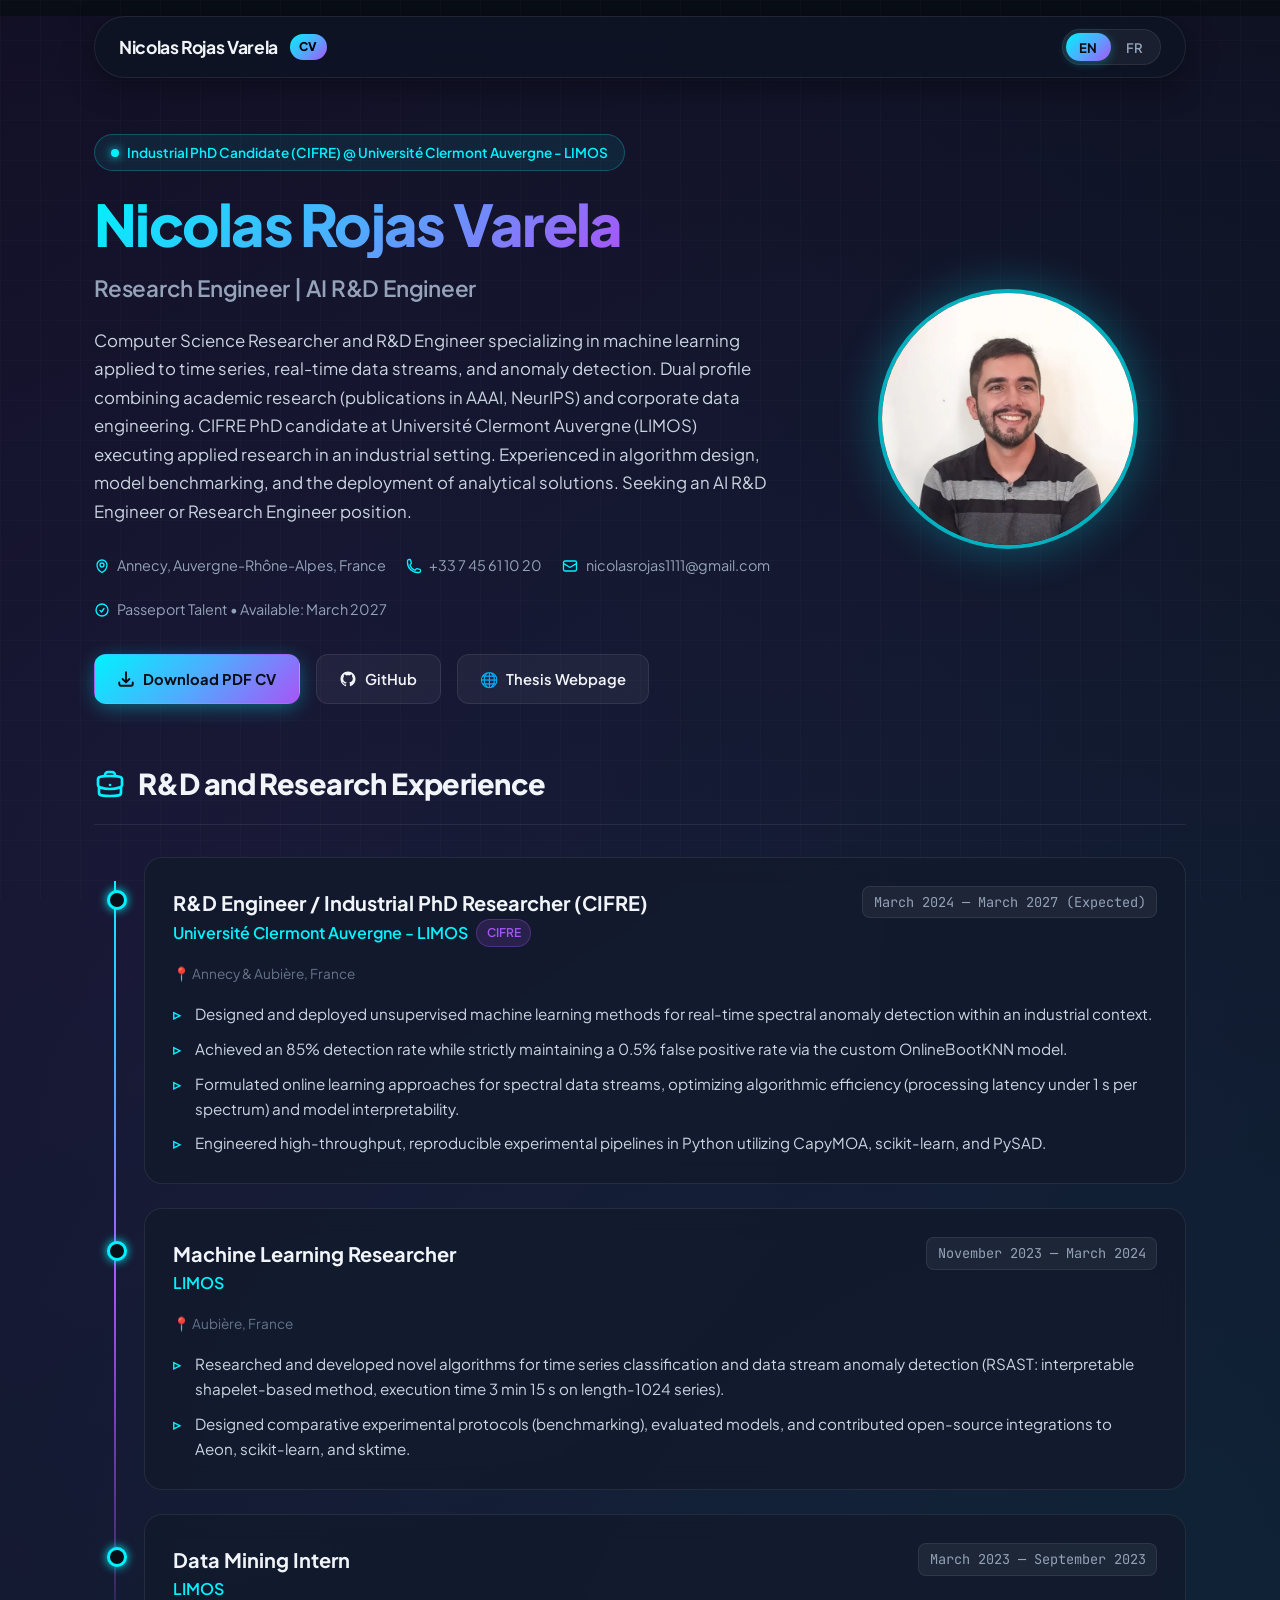
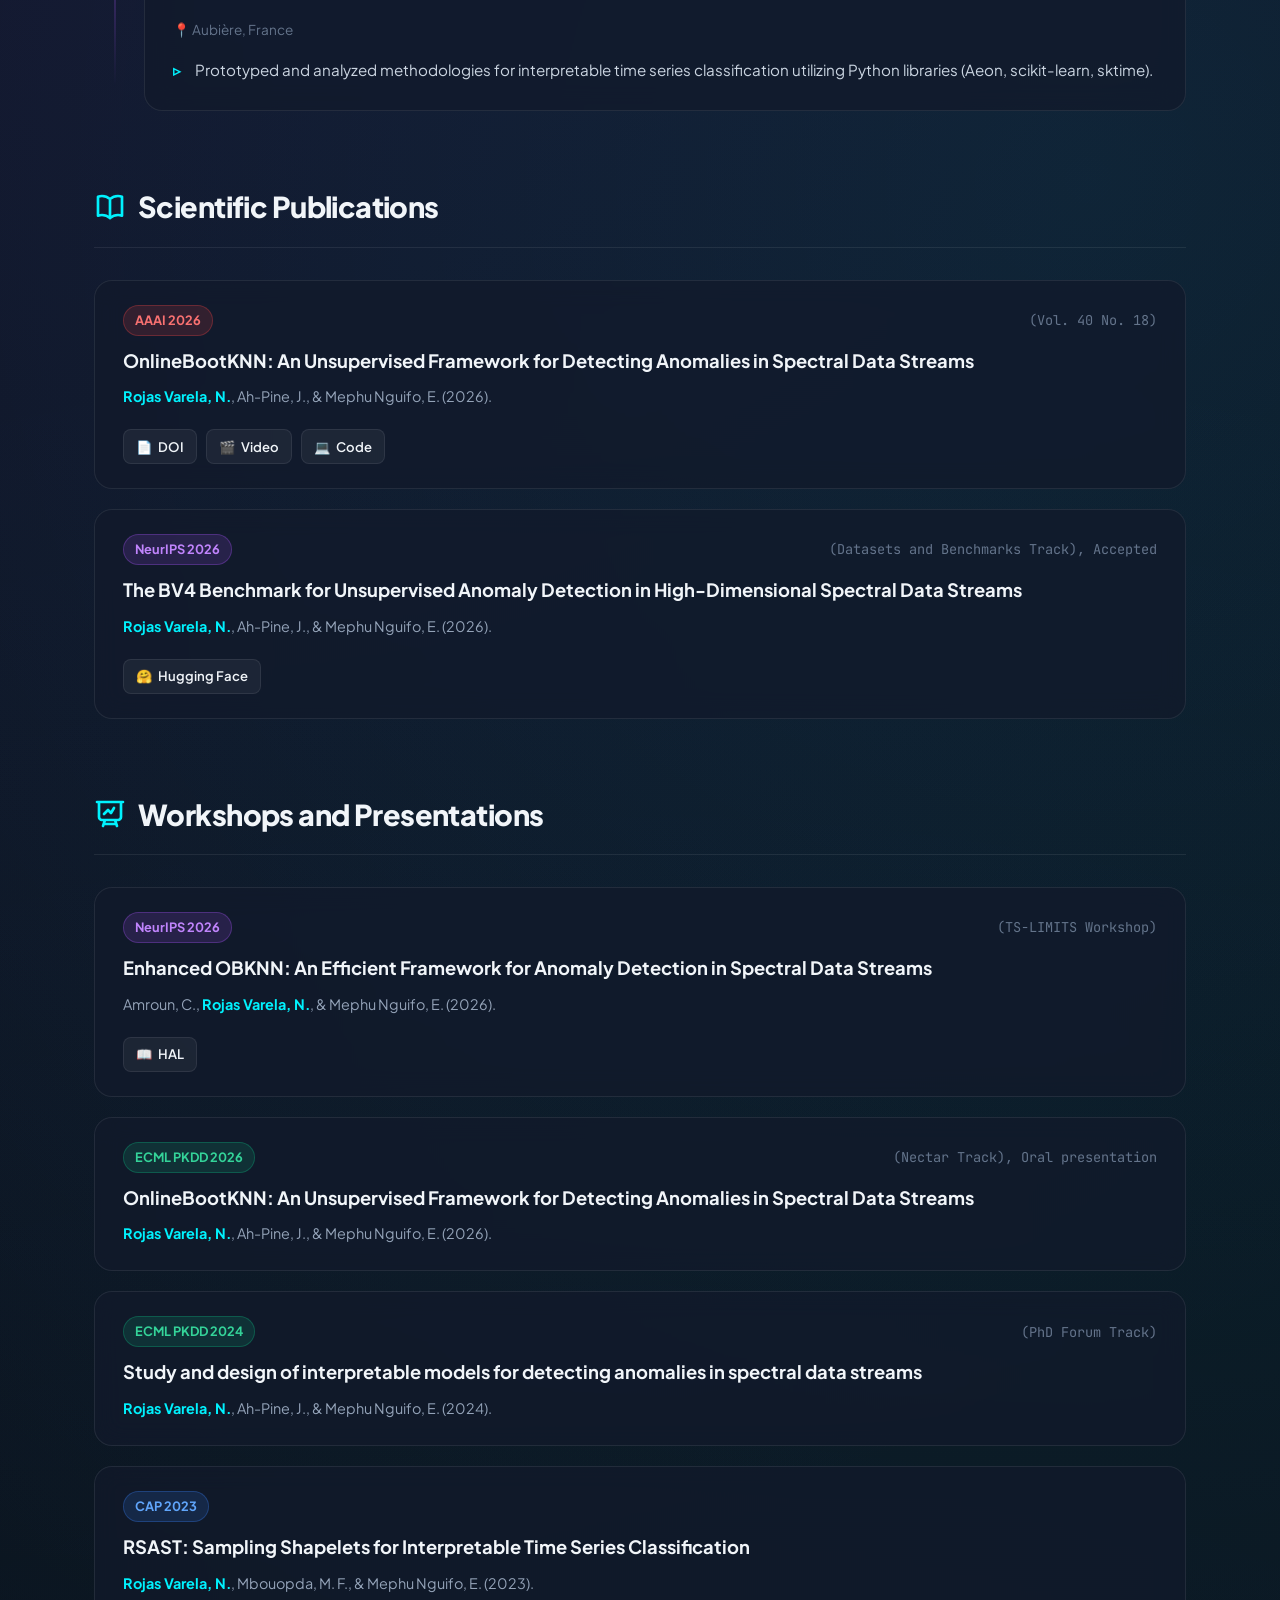
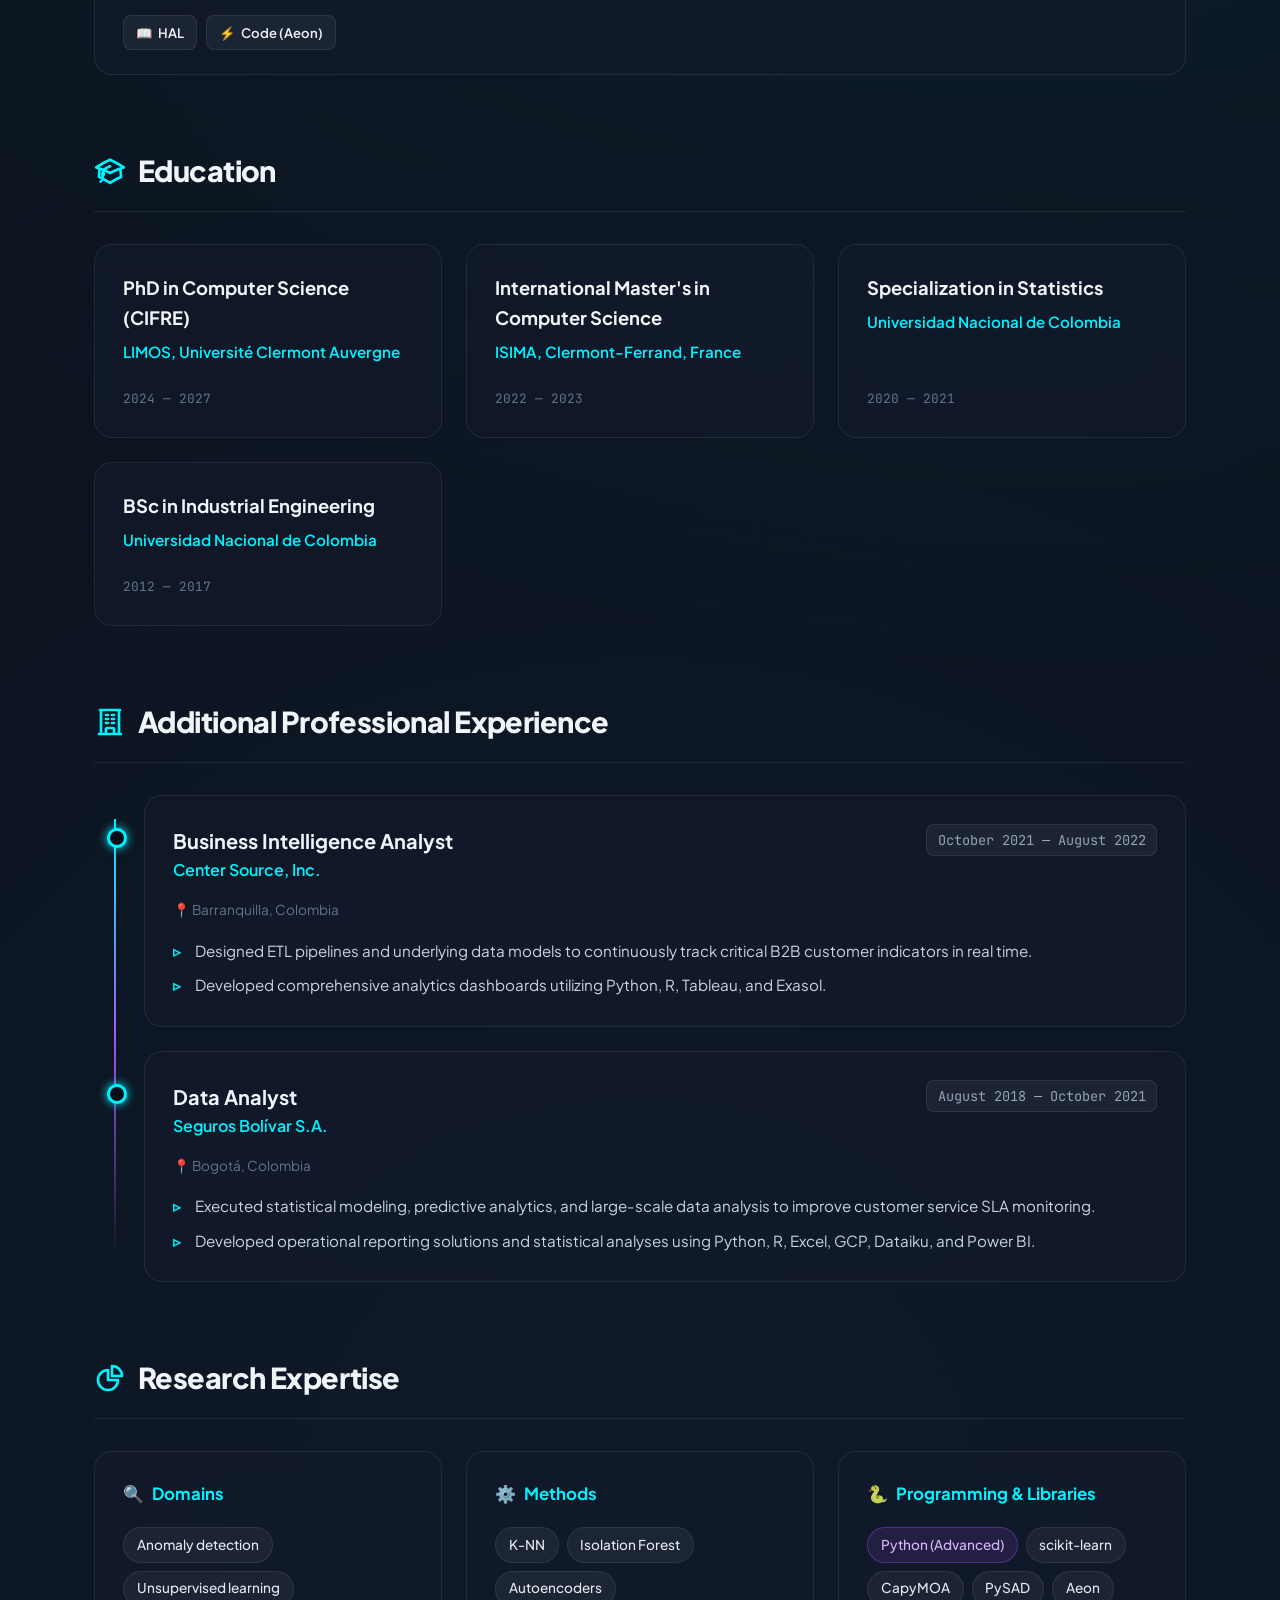
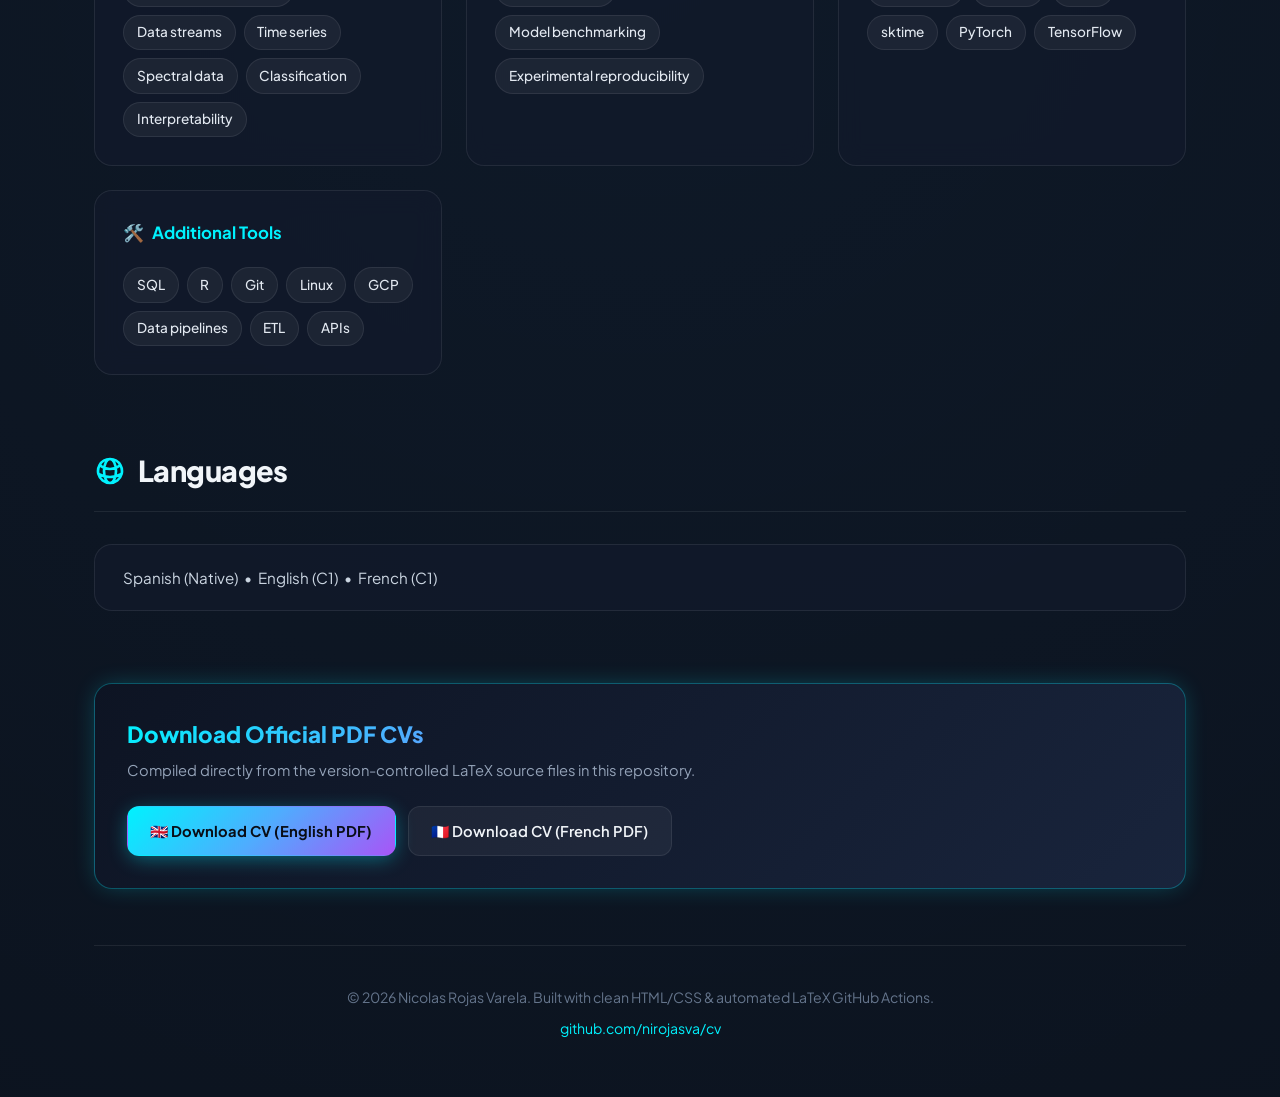
<file: cv_en.html>
<!DOCTYPE html>
<html lang="en">
<head>
  <meta charset="UTF-8" />
  <meta http-equiv="refresh" content="0; url=index.html" />
  <title>Redirecting to Nicolas Rojas CV...</title>
  <script>
    localStorage.setItem('cv_lang', 'en');
    window.location.href = "index.html";
  </script>
</head>
<body style="background:#090d16; color:#f1f5f9; font-family:sans-serif; text-align:center; padding:3rem;">
  <p>Loading English CV... <a href="index.html" style="color:#00f2fe;">Click here if not redirected</a>.</p>
</body>
</html>
</file>
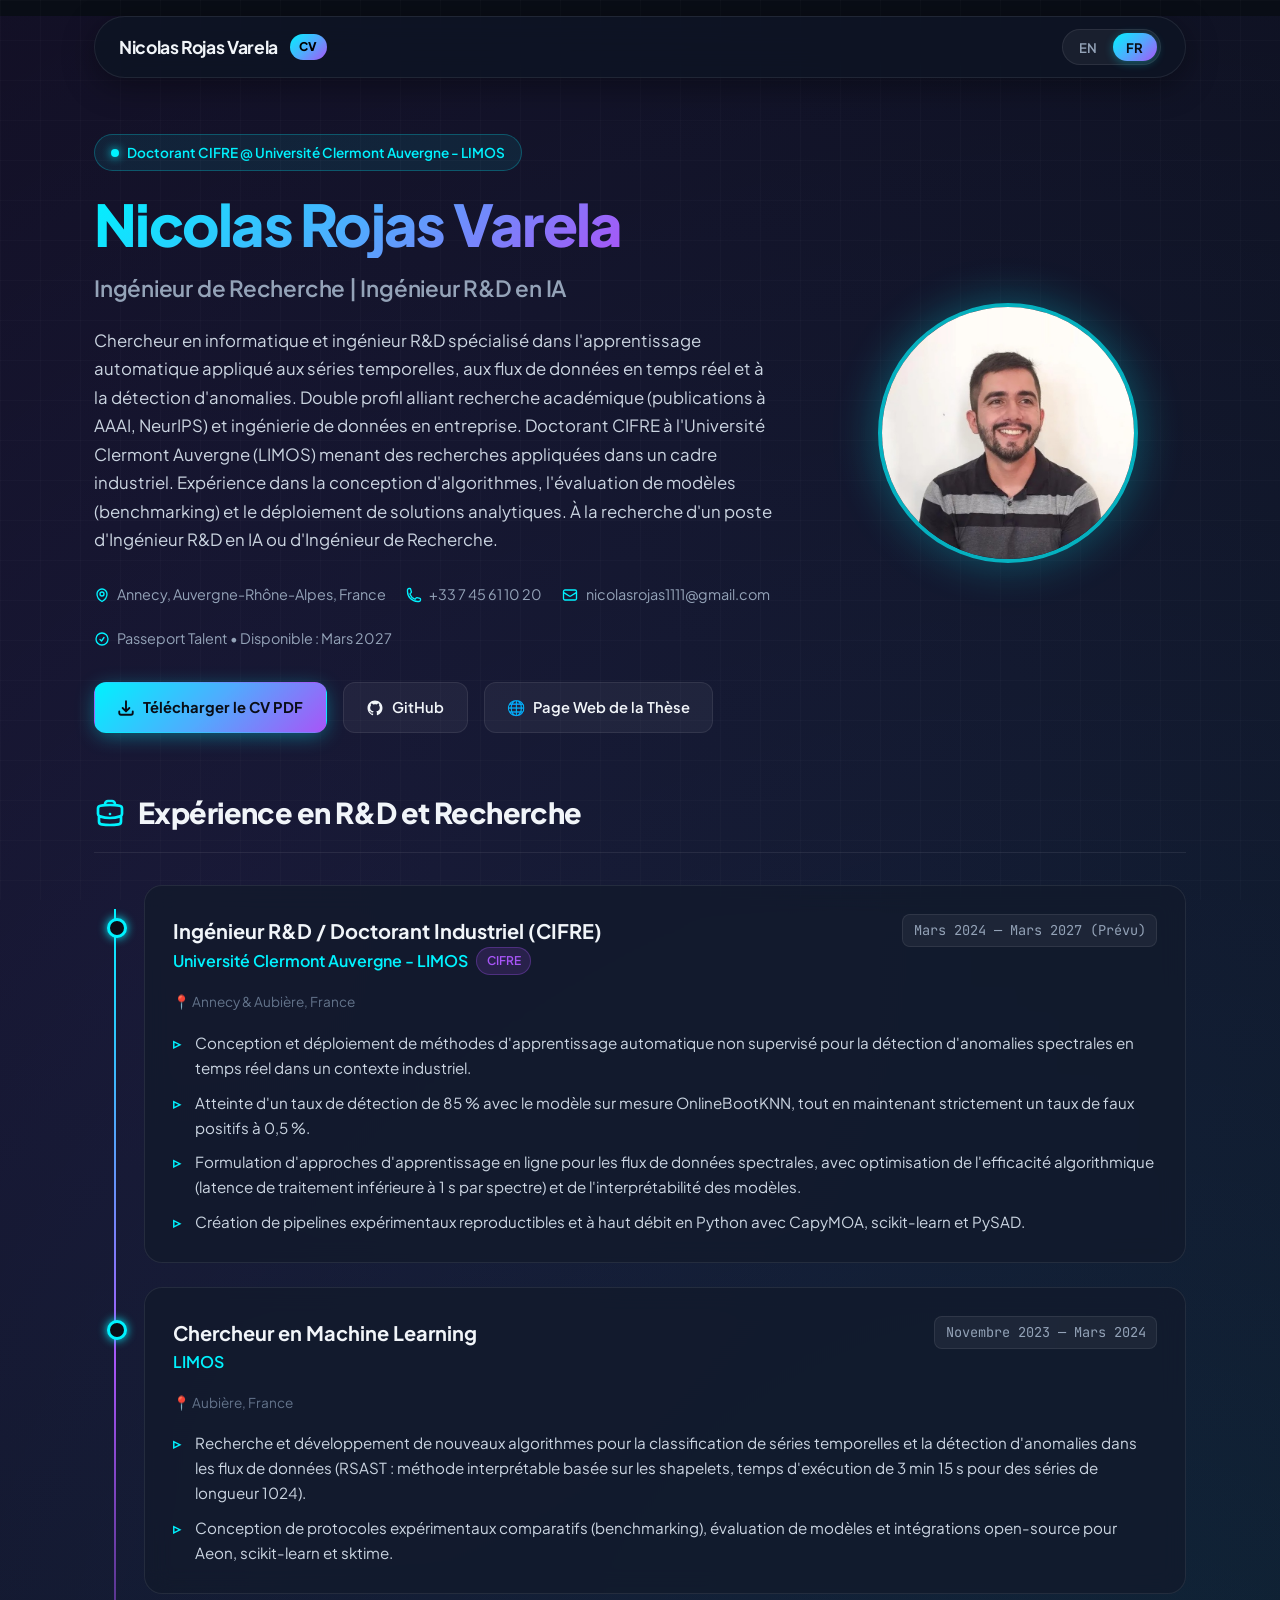
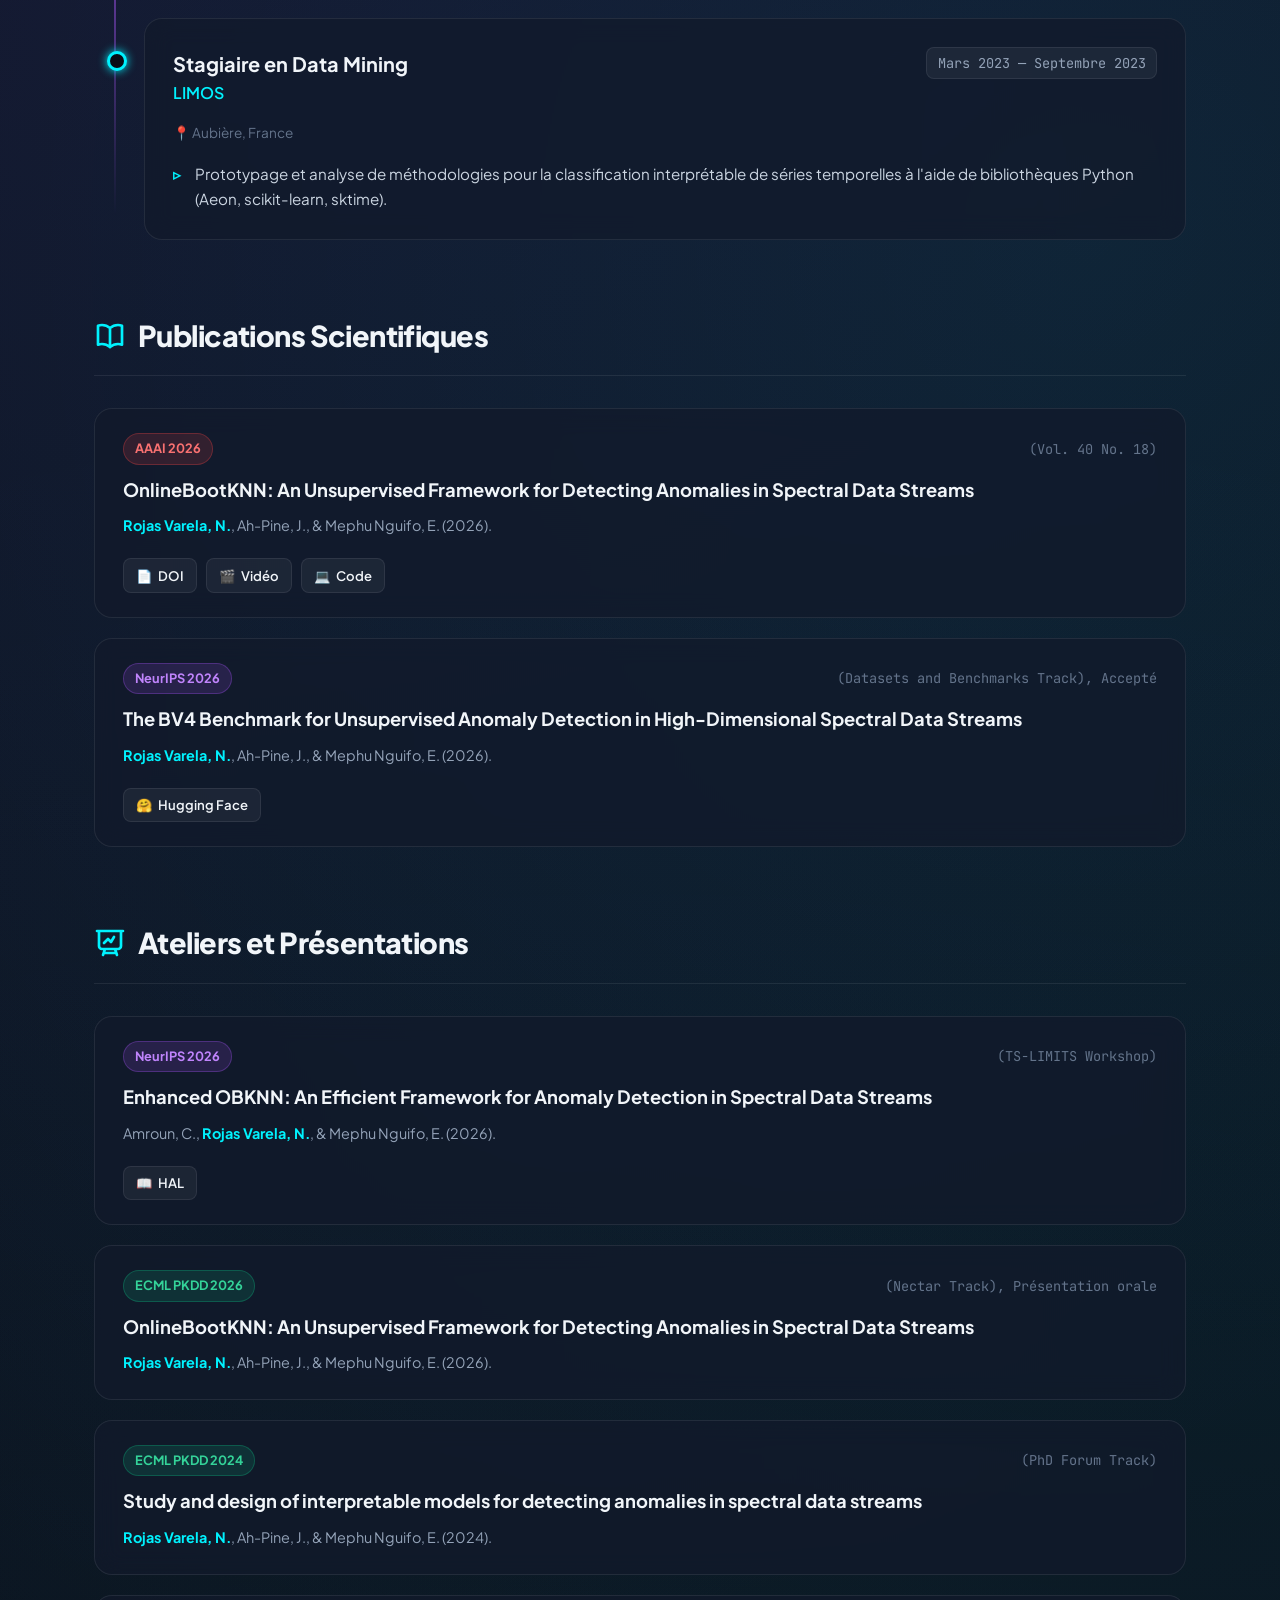
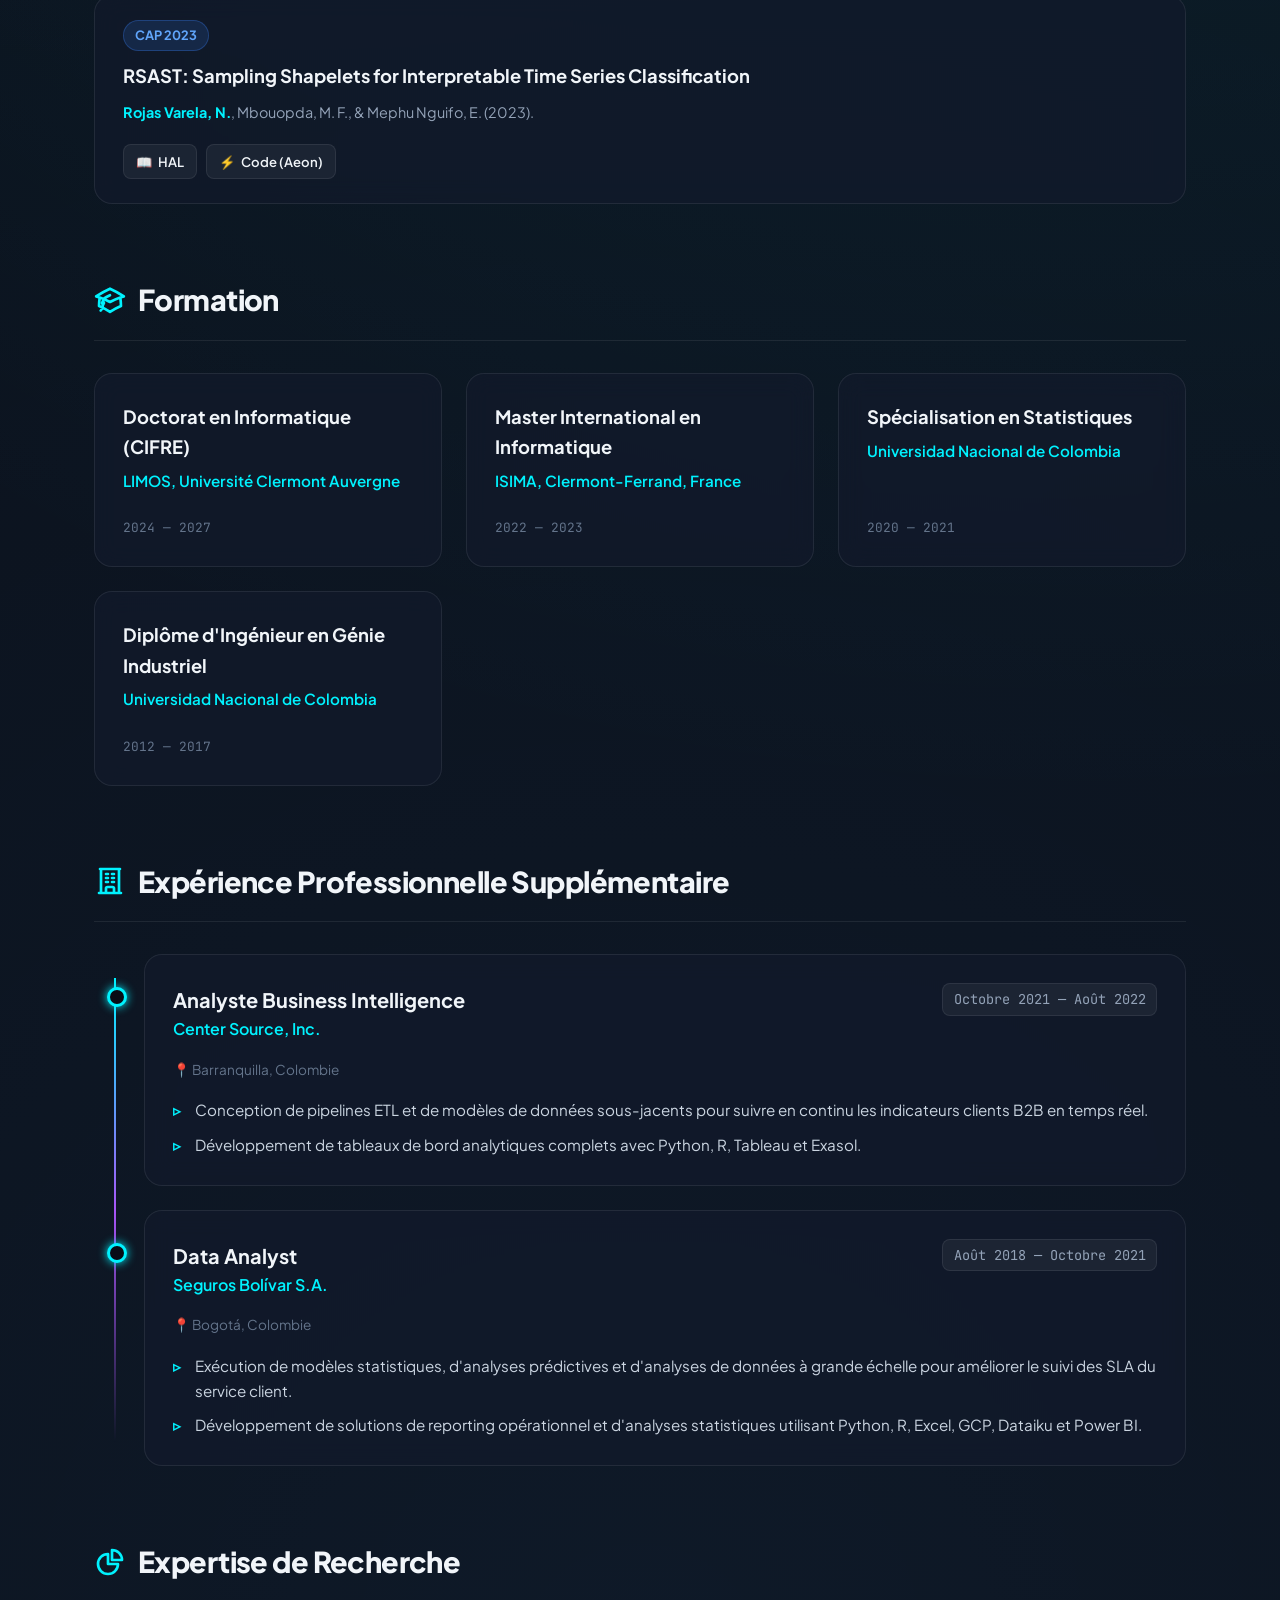
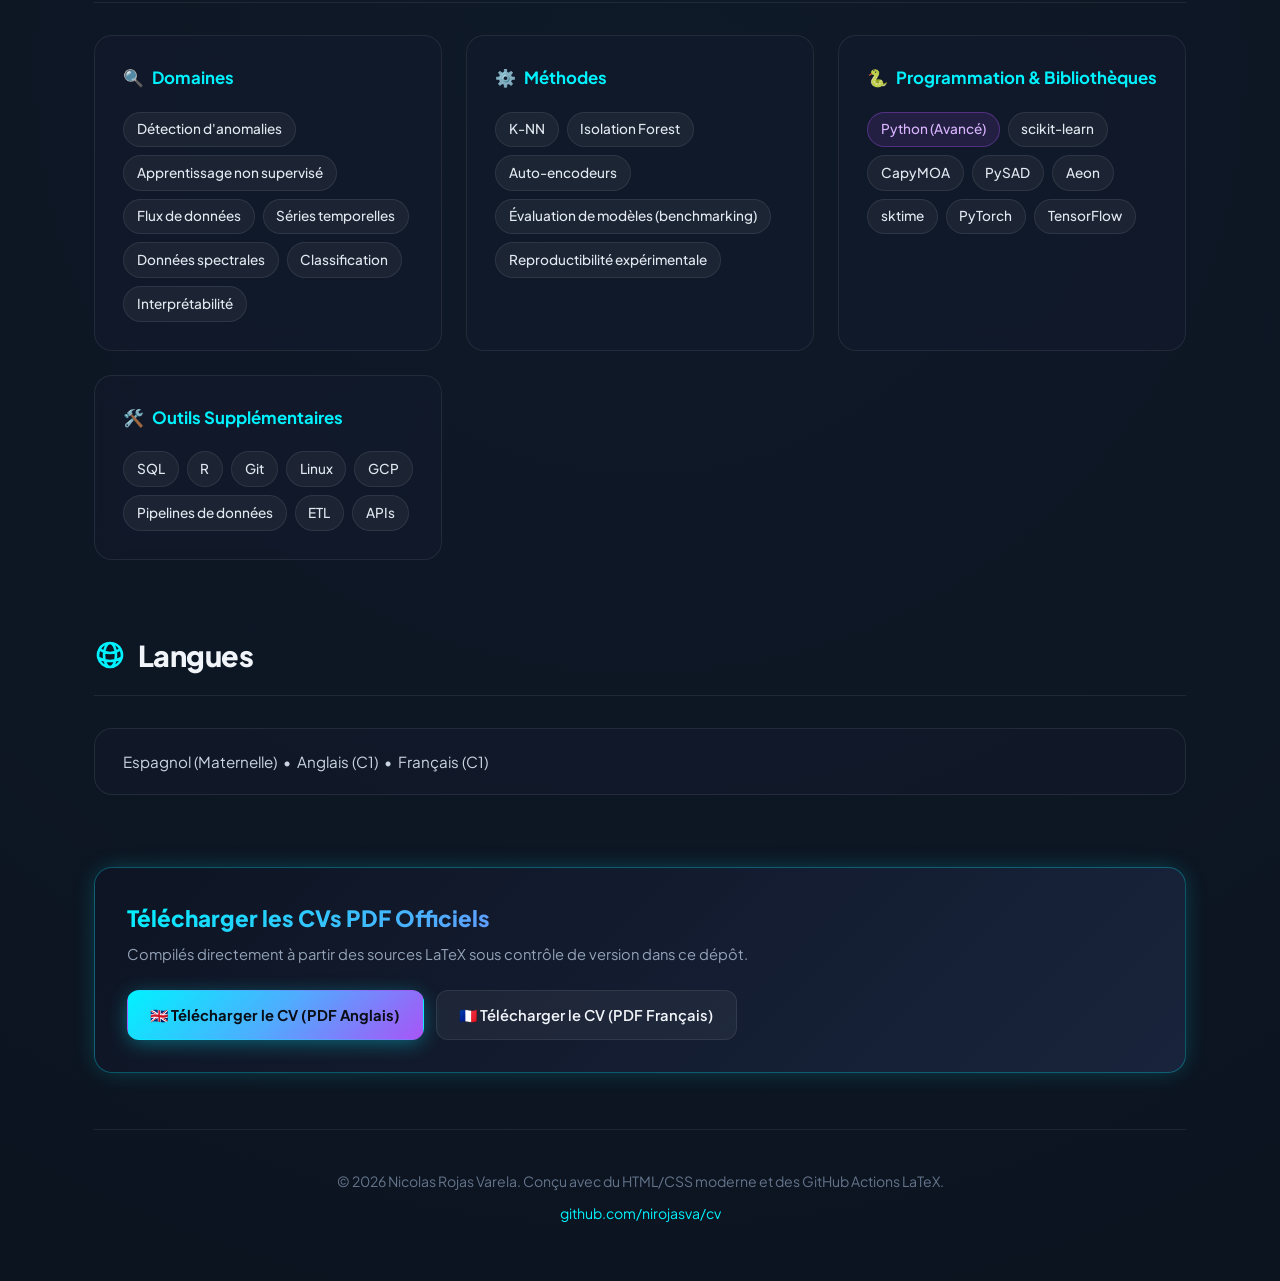
<file: cv_fr.html>
<!DOCTYPE html>
<html lang="fr">
<head>
  <meta charset="UTF-8" />
  <meta http-equiv="refresh" content="0; url=index.html" />
  <title>Redirection vers le CV de Nicolas Rojas...</title>
  <script>
    localStorage.setItem('cv_lang', 'fr');
    window.location.href = "index.html";
  </script>
</head>
<body style="background:#090d16; color:#f1f5f9; font-family:sans-serif; text-align:center; padding:3rem;">
  <p>Chargement du CV en Français... <a href="index.html" style="color:#00f2fe;">Cliquez ici si la redirection ne se fait pas</a>.</p>
</body>
</html>
</file>
<file: style.css>
@import url('https://fonts.googleapis.com/css2?family=Plus+Jakarta+Sans:wght@300;400;500;600;700;800&family=JetBrains+Mono:wght@400;500&display=swap');

:root {
  --bg: #090d16;
  --bg-card: rgba(18, 26, 43, 0.75);
  --bg-card-hover: rgba(26, 37, 62, 0.85);
  --border: rgba(255, 255, 255, 0.08);
  --border-focus: rgba(0, 242, 254, 0.4);
  --text-main: #f1f5f9;
  --text-muted: #94a3b8;
  --text-dim: #64748b;

  --cyan: #00f2fe;
  --blue: #4facfe;
  --violet: #8a2be2;
  --purple: #a855f7;
  --amber: #f59e0b;
  --emerald: #10b981;

  --gradient-accent: linear-gradient(135deg, #00f2fe 0%, #4facfe 50%, #a855f7 100%);
  --gradient-glow: radial-gradient(circle at 50% 0%, rgba(79, 172, 254, 0.15), transparent 70%);
  --shadow-card: 0 10px 30px -10px rgba(0, 0, 0, 0.5);
  --shadow-glow: 0 0 25px -5px rgba(0, 242, 254, 0.3);

  --radius-lg: 18px;
  --radius-md: 12px;
  --radius-sm: 8px;
  --radius-pill: 9999px;

  --transition: all 0.3s cubic-bezier(0.16, 1, 0.3, 1);
}

* {
  box-sizing: border-box;
  margin: 0;
  padding: 0;
}

html {
  scroll-behavior: smooth;
  font-family: 'Plus Jakarta Sans', -apple-system, BlinkMacSystemFont, sans-serif;
  background-color: var(--bg);
  color: var(--text-main);
}

body {
  min-height: 100vh;
  position: relative;
  overflow-x: hidden;
  line-height: 1.65;
  background:
    radial-gradient(circle at 15% 15%, rgba(138, 43, 226, 0.12), transparent 45%),
    radial-gradient(circle at 85% 30%, rgba(0, 242, 254, 0.1), transparent 50%),
    radial-gradient(circle at 50% 80%, rgba(79, 172, 254, 0.08), transparent 60%),
    var(--bg);
}

/* Background grid pattern */
body::before {
  content: "";
  position: fixed;
  top: 0;
  left: 0;
  width: 100%;
  height: 100%;
  background-image:
    linear-gradient(to right, rgba(255, 255, 255, 0.02) 1px, transparent 1px),
    linear-gradient(to bottom, rgba(255, 255, 255, 0.02) 1px, transparent 1px);
  background-size: 40px 40px;
  pointer-events: none;
  z-index: 0;
}

.container {
  max-width: 1140px;
  margin: 0 auto;
  padding: 0 1.5rem;
  position: relative;
  z-index: 1;
}

/* NAVIGATION BAR */
.navbar {
  position: sticky;
  top: 1rem;
  z-index: 100;
  margin: 1rem auto 2rem auto;
  background: rgba(14, 20, 36, 0.85);
  backdrop-filter: blur(16px);
  -webkit-backdrop-filter: blur(16px);
  border: 1px solid var(--border);
  border-radius: var(--radius-pill);
  padding: 0.75rem 1.5rem;
  display: flex;
  align-items: center;
  justify-content: space-between;
  box-shadow: 0 8px 32px 0 rgba(0, 0, 0, 0.37);
  transition: var(--transition);
}

.nav-brand {
  display: flex;
  align-items: center;
  gap: 0.75rem;
  text-decoration: none;
  color: var(--text-main);
  font-weight: 700;
  font-size: 1.1rem;
  letter-spacing: -0.02em;
}

.brand-badge {
  background: var(--gradient-accent);
  color: #000;
  font-size: 0.75rem;
  font-weight: 800;
  padding: 0.2rem 0.55rem;
  border-radius: var(--radius-pill);
  letter-spacing: 0.05em;
  text-transform: uppercase;
}

.nav-controls {
  display: flex;
  align-items: center;
  gap: 0.75rem;
}

.control-btn-group {
  display: inline-flex;
  background: rgba(255, 255, 255, 0.05);
  border: 1px solid var(--border);
  border-radius: var(--radius-pill);
  padding: 3px;
  gap: 2px;
}

.control-btn {
  background: transparent;
  border: none;
  color: var(--text-muted);
  font-family: inherit;
  font-size: 0.82rem;
  font-weight: 600;
  padding: 0.35rem 0.85rem;
  border-radius: var(--radius-pill);
  cursor: pointer;
  transition: var(--transition);
  display: inline-flex;
  align-items: center;
  gap: 0.35rem;
}

.control-btn:hover {
  color: var(--text-main);
}

.control-btn.active {
  background: var(--gradient-accent);
  color: #090d16;
  font-weight: 700;
  box-shadow: 0 2px 10px rgba(0, 242, 254, 0.3);
}

/* HERO SECTION */
.hero {
  padding: 1.5rem 0 3.5rem;
  display: grid;
  grid-template-columns: 1fr auto;
  gap: 3rem;
  align-items: center;
}

.hero-avatar-wrapper {
  display: flex;
  justify-content: center;
  align-items: center;
  margin-right: 3rem;
}

.hero-avatar {
  width: 260px;
  height: 260px;
  border-radius: 50%;
  object-fit: cover;
  object-position: center center;
  border: 4px solid rgba(0, 242, 254, 0.7);
  box-shadow: 0 0 45px rgba(0, 242, 254, 0.3);
  display: block;
  transition: var(--transition);
}

.hero-avatar:hover {
  transform: scale(1.03);
  box-shadow: 0 0 55px rgba(0, 242, 254, 0.6);
  border-color: var(--cyan);
}

@media (max-width: 860px) {
  .hero {
    grid-template-columns: 1fr;
    text-align: center;
    gap: 2rem;
  }

  .hero-avatar-wrapper {
    order: -1;
    margin-right: 0;
  }

  .hero-avatar {
    width: 185px;
    height: 185px;
    margin: 0 auto;
  }

  .hero-actions {
    justify-content: center;
  }

  .hero-meta {
    justify-content: center;
  }
}

.hero-tag {
  display: inline-flex;
  align-items: center;
  gap: 0.5rem;
  padding: 0.4rem 1rem;
  border-radius: var(--radius-pill);
  background: rgba(0, 242, 254, 0.08);
  border: 1px solid rgba(0, 242, 254, 0.25);
  color: var(--cyan);
  font-size: 0.85rem;
  font-weight: 600;
  margin-bottom: 1.25rem;
}

.hero-tag .pulse-dot {
  width: 8px;
  height: 8px;
  border-radius: 50%;
  background: var(--cyan);
  box-shadow: 0 0 10px var(--cyan);
  animation: pulse 2s infinite;
}

@keyframes pulse {
  0% {
    transform: scale(0.95);
    box-shadow: 0 0 0 0 rgba(0, 242, 254, 0.7);
  }

  70% {
    transform: scale(1);
    box-shadow: 0 0 0 8px rgba(0, 242, 254, 0);
  }

  100% {
    transform: scale(0.95);
    box-shadow: 0 0 0 0 rgba(0, 242, 254, 0);
  }
}

.hero-title {
  font-size: clamp(2.4rem, 5vw, 3.6rem);
  font-weight: 800;
  line-height: 1.15;
  letter-spacing: -0.03em;
  margin-bottom: 0.75rem;
}

.hero-title .highlight {
  background: var(--gradient-accent);
  -webkit-background-clip: text;
  -webkit-text-fill-color: transparent;
  display: inline-block;
}

.hero-subtitle {
  font-size: clamp(1.15rem, 2.5vw, 1.4rem);
  font-weight: 600;
  color: var(--text-muted);
  margin-bottom: 1.25rem;
  letter-spacing: -0.01em;
}

.hero-bio {
  font-size: 1.05rem;
  color: #cbd5e1;
  max-width: 680px;
  margin-bottom: 1.75rem;
  line-height: 1.7;
}

.hero-meta {
  display: flex;
  flex-wrap: wrap;
  gap: 1.25rem;
  margin-bottom: 2rem;
  font-size: 0.9rem;
  color: var(--text-muted);
}

.meta-item {
  display: flex;
  align-items: center;
  gap: 0.45rem;
}

.meta-item svg {
  color: var(--cyan);
  width: 16px;
  height: 16px;
  flex-shrink: 0;
}

.hero-actions {
  display: flex;
  flex-wrap: wrap;
  gap: 1rem;
  align-items: center;
}

.btn {
  display: inline-flex;
  align-items: center;
  gap: 0.5rem;
  padding: 0.75rem 1.4rem;
  border-radius: var(--radius-md);
  font-family: inherit;
  font-size: 0.92rem;
  font-weight: 600;
  text-decoration: none;
  cursor: pointer;
  transition: var(--transition);
  border: 1px solid transparent;
}

.btn-primary {
  background: var(--gradient-accent);
  color: #090d16;
  font-weight: 700;
  box-shadow: 0 4px 20px -2px rgba(0, 242, 254, 0.4);
}

.btn-primary:hover {
  transform: translateY(-2px);
  box-shadow: 0 8px 25px -2px rgba(0, 242, 254, 0.6);
}

.btn-secondary {
  background: rgba(255, 255, 255, 0.05);
  border-color: var(--border);
  color: var(--text-main);
}

.btn-secondary:hover {
  background: rgba(255, 255, 255, 0.1);
  border-color: rgba(255, 255, 255, 0.2);
  transform: translateY(-2px);
}

.btn-ghost {
  color: var(--text-muted);
  padding: 0.75rem 1rem;
}

.btn-ghost:hover {
  color: var(--cyan);
}

/* STATS BAR */
.stats-grid {
  display: grid;
  grid-template-columns: repeat(auto-fit, minmax(200px, 1fr));
  gap: 1.25rem;
  margin-bottom: 4rem;
}

.stat-card {
  background: var(--bg-card);
  backdrop-filter: blur(12px);
  border: 1px solid var(--border);
  border-radius: var(--radius-lg);
  padding: 1.5rem;
  text-align: center;
  transition: var(--transition);
  position: relative;
  overflow: hidden;
}

.stat-card::before {
  content: "";
  position: absolute;
  top: 0;
  left: 0;
  width: 100%;
  height: 3px;
  background: var(--gradient-accent);
  opacity: 0;
  transition: var(--transition);
}

.stat-card:hover {
  transform: translateY(-4px);
  border-color: var(--border-focus);
  box-shadow: var(--shadow-glow);
}

.stat-card:hover::before {
  opacity: 1;
}

.stat-value {
  font-size: 2.2rem;
  font-weight: 800;
  letter-spacing: -0.02em;
  background: var(--gradient-accent);
  -webkit-background-clip: text;
  -webkit-text-fill-color: transparent;
  margin-bottom: 0.25rem;
}

.stat-label {
  font-size: 0.85rem;
  color: var(--text-muted);
  font-weight: 500;
}

/* SECTION COMMON STYLES */
.section {
  margin-bottom: 4.5rem;
}

.section-header {
  display: flex;
  align-items: flex-end;
  justify-content: space-between;
  margin-bottom: 2rem;
  border-bottom: 1px solid var(--border);
  padding-bottom: 1rem;
}

.section-title {
  font-size: 1.8rem;
  font-weight: 800;
  letter-spacing: -0.02em;
  display: flex;
  align-items: center;
  gap: 0.75rem;
}

.section-title .section-icon {
  width: 32px;
  height: 32px;
  color: var(--cyan);
}

.section-subtitle {
  color: var(--text-muted);
  font-size: 0.92rem;
}

/* CARDS AND GRIDS */
.card {
  background: var(--bg-card);
  backdrop-filter: blur(12px);
  border: 1px solid var(--border);
  border-radius: var(--radius-lg);
  padding: 1.75rem;
  transition: var(--transition);
  position: relative;
  margin-bottom: 1.5rem;
}

.card:hover {
  border-color: var(--border-focus);
  background: var(--bg-card-hover);
  box-shadow: var(--shadow-card);
}

/* TIMELINE ITEMS */
.timeline {
  display: flex;
  flex-direction: column;
  gap: 1.5rem;
  position: relative;
}

.timeline::before {
  content: "";
  position: absolute;
  top: 1.5rem;
  bottom: 1.5rem;
  left: 20px;
  width: 2px;
  background: linear-gradient(to bottom, var(--cyan), var(--purple), transparent);
}

@media (max-width: 768px) {
  .timeline::before {
    display: none;
  }
}

.timeline-item {
  position: relative;
  margin-left: 50px;
  background: var(--bg-card);
  backdrop-filter: blur(12px);
  border: 1px solid var(--border);
  border-radius: var(--radius-lg);
  padding: 1.75rem;
  transition: var(--transition);
}

@media (max-width: 768px) {
  .timeline-item {
    margin-left: 0;
  }
}

.timeline-item::after {
  content: "";
  position: absolute;
  top: 2rem;
  left: -38px;
  width: 14px;
  height: 14px;
  border-radius: 50%;
  background: var(--bg);
  border: 3px solid var(--cyan);
  box-shadow: 0 0 10px var(--cyan);
}

@media (max-width: 768px) {
  .timeline-item::after {
    display: none;
  }
}

.timeline-header {
  display: flex;
  flex-wrap: wrap;
  justify-content: space-between;
  align-items: flex-start;
  gap: 0.75rem;
  margin-bottom: 0.75rem;
}

.timeline-role {
  font-size: 1.25rem;
  font-weight: 700;
  color: var(--text-main);
}

.timeline-company {
  font-size: 1rem;
  font-weight: 600;
  color: var(--cyan);
  margin-bottom: 0.25rem;
  display: flex;
  align-items: center;
  gap: 0.5rem;
}

.timeline-badge {
  background: rgba(168, 85, 247, 0.15);
  border: 1px solid rgba(168, 85, 247, 0.3);
  color: var(--purple);
  font-size: 0.75rem;
  font-weight: 600;
  padding: 0.2rem 0.6rem;
  border-radius: var(--radius-pill);
}

.timeline-date {
  font-family: 'JetBrains Mono', monospace;
  font-size: 0.85rem;
  color: var(--text-muted);
  background: rgba(255, 255, 255, 0.05);
  padding: 0.25rem 0.65rem;
  border-radius: var(--radius-sm);
  border: 1px solid var(--border);
}

.timeline-location {
  font-size: 0.85rem;
  color: var(--text-dim);
  margin-bottom: 1rem;
}

.timeline-body ul {
  list-style: none;
  display: flex;
  flex-direction: column;
  gap: 0.6rem;
}

.timeline-body li {
  position: relative;
  padding-left: 1.4rem;
  color: #cbd5e1;
  font-size: 0.95rem;
}

.timeline-body li::before {
  content: "▹";
  position: absolute;
  left: 0;
  top: 0;
  color: var(--cyan);
  font-weight: bold;
}

.metric-pill {
  display: inline-block;
  background: rgba(0, 242, 254, 0.12);
  color: var(--cyan);
  font-weight: 600;
  padding: 0.1rem 0.45rem;
  border-radius: 4px;
  font-size: 0.88rem;
}

/* PUBLICATIONS SECTION */
.pub-grid {
  display: flex;
  flex-direction: column;
  gap: 1.25rem;
}

.pub-card {
  background: var(--bg-card);
  backdrop-filter: blur(12px);
  border: 1px solid var(--border);
  border-radius: var(--radius-lg);
  padding: 1.5rem 1.75rem;
  transition: var(--transition);
  display: flex;
  flex-direction: column;
  gap: 0.75rem;
}

.pub-card:hover {
  border-color: rgba(168, 85, 247, 0.4);
  transform: translateY(-2px);
  box-shadow: 0 10px 30px -10px rgba(168, 85, 247, 0.25);
}

.pub-top {
  display: flex;
  flex-wrap: wrap;
  justify-content: space-between;
  align-items: center;
  gap: 0.5rem;
}

.pub-venue-badge {
  display: inline-flex;
  align-items: center;
  gap: 0.4rem;
  font-weight: 700;
  font-size: 0.8rem;
  padding: 0.25rem 0.7rem;
  border-radius: var(--radius-pill);
}

.badge-aaai {
  background: rgba(239, 68, 68, 0.15);
  color: #f87171;
  border: 1px solid rgba(239, 68, 68, 0.3);
}

.badge-neurips {
  background: rgba(168, 85, 247, 0.15);
  color: #c084fc;
  border: 1px solid rgba(168, 85, 247, 0.3);
}

.badge-cap {
  background: rgba(59, 130, 246, 0.15);
  color: #60a5fa;
  border: 1px solid rgba(59, 130, 246, 0.3);
}

.badge-ecml {
  background: rgba(16, 185, 129, 0.15);
  color: #34d399;
  border: 1px solid rgba(16, 185, 129, 0.3);
}

.pub-year {
  font-family: 'JetBrains Mono', monospace;
  font-size: 0.85rem;
  color: var(--text-dim);
}

.pub-title {
  font-size: 1.15rem;
  font-weight: 700;
  color: var(--text-main);
  line-height: 1.4;
}

.pub-authors {
  font-size: 0.9rem;
  color: var(--text-muted);
}

.pub-authors strong {
  color: var(--cyan);
}

.pub-links {
  display: flex;
  flex-wrap: wrap;
  gap: 0.6rem;
  margin-top: 0.5rem;
}

.pub-link-btn {
  display: inline-flex;
  align-items: center;
  gap: 0.35rem;
  font-size: 0.82rem;
  font-weight: 600;
  padding: 0.35rem 0.75rem;
  border-radius: var(--radius-sm);
  background: rgba(255, 255, 255, 0.05);
  color: var(--text-main);
  text-decoration: none;
  border: 1px solid var(--border);
  transition: var(--transition);
}

.pub-link-btn:hover {
  background: rgba(255, 255, 255, 0.1);
  color: var(--cyan);
  border-color: var(--cyan);
}

/* SKILLS MATRIX */
.skills-grid {
  display: grid;
  grid-template-columns: repeat(auto-fit, minmax(280px, 1fr));
  gap: 1.5rem;
}

.skill-category {
  background: var(--bg-card);
  backdrop-filter: blur(12px);
  border: 1px solid var(--border);
  border-radius: var(--radius-lg);
  padding: 1.75rem;
  transition: var(--transition);
}

.skill-category:hover {
  border-color: var(--border-focus);
  transform: translateY(-3px);
}

.skill-category-title {
  font-size: 1.05rem;
  font-weight: 700;
  color: var(--cyan);
  margin-bottom: 1.25rem;
  display: flex;
  align-items: center;
  gap: 0.5rem;
}

.skill-chips {
  display: flex;
  flex-wrap: wrap;
  gap: 0.5rem;
}

.skill-chip {
  background: rgba(255, 255, 255, 0.05);
  border: 1px solid var(--border);
  border-radius: var(--radius-pill);
  padding: 0.35rem 0.8rem;
  font-size: 0.85rem;
  color: #e2e8f0;
  font-weight: 500;
  transition: var(--transition);
}

.skill-chip:hover {
  background: rgba(0, 242, 254, 0.12);
  border-color: rgba(0, 242, 254, 0.35);
  color: var(--cyan);
  transform: scale(1.04);
}

.skill-chip.featured {
  background: rgba(168, 85, 247, 0.12);
  border-color: rgba(168, 85, 247, 0.35);
  color: #d8b4fe;
}

/* EDUCATION */
.edu-grid {
  display: grid;
  grid-template-columns: repeat(auto-fit, minmax(280px, 1fr));
  gap: 1.5rem;
}

.edu-card {
  background: var(--bg-card);
  backdrop-filter: blur(12px);
  border: 1px solid var(--border);
  border-radius: var(--radius-lg);
  padding: 1.75rem;
  transition: var(--transition);
  display: flex;
  flex-direction: column;
  justify-content: space-between;
}

.edu-card:hover {
  border-color: var(--border-focus);
  transform: translateY(-3px);
}

.edu-degree {
  font-size: 1.15rem;
  font-weight: 700;
  color: var(--text-main);
  margin-bottom: 0.35rem;
}

.edu-school {
  font-size: 0.95rem;
  color: var(--cyan);
  margin-bottom: 0.5rem;
  font-weight: 600;
}

.edu-details {
  font-size: 0.85rem;
  color: var(--text-muted);
}

.edu-year {
  font-family: 'JetBrains Mono', monospace;
  font-size: 0.8rem;
  color: var(--text-dim);
  margin-top: 1rem;
}

/* DOWNLOAD MODAL & DRAWER */
.download-bar {
  background: linear-gradient(135deg, rgba(14, 20, 36, 0.95), rgba(26, 37, 62, 0.95));
  border: 1px solid rgba(0, 242, 254, 0.3);
  border-radius: var(--radius-lg);
  padding: 2rem;
  margin: 3.5rem 0;
  box-shadow: var(--shadow-glow);
  display: flex;
  flex-wrap: wrap;
  align-items: center;
  justify-content: space-between;
  gap: 1.5rem;
}

.download-text h3 {
  font-size: 1.4rem;
  font-weight: 800;
  margin-bottom: 0.3rem;
  background: var(--gradient-accent);
  -webkit-background-clip: text;
  -webkit-text-fill-color: transparent;
}

.download-text p {
  font-size: 0.92rem;
  color: var(--text-muted);
}

.download-actions {
  display: flex;
  flex-wrap: wrap;
  gap: 0.75rem;
}

/* FOOTER */
footer {
  border-top: 1px solid var(--border);
  padding: 2.5rem 0 3.5rem;
  text-align: center;
  color: var(--text-dim);
  font-size: 0.88rem;
}

footer a {
  color: var(--cyan);
  text-decoration: none;
}

footer a:hover {
  text-decoration: underline;
}

/* HIDDEN UTILITY */
.hidden {
  display: none !important;
}

/* TRACK SWITCHER ADAPTATIONS */
.track-research-only,
.track-data-only {
  transition: opacity 0.3s ease;
}
</file>
